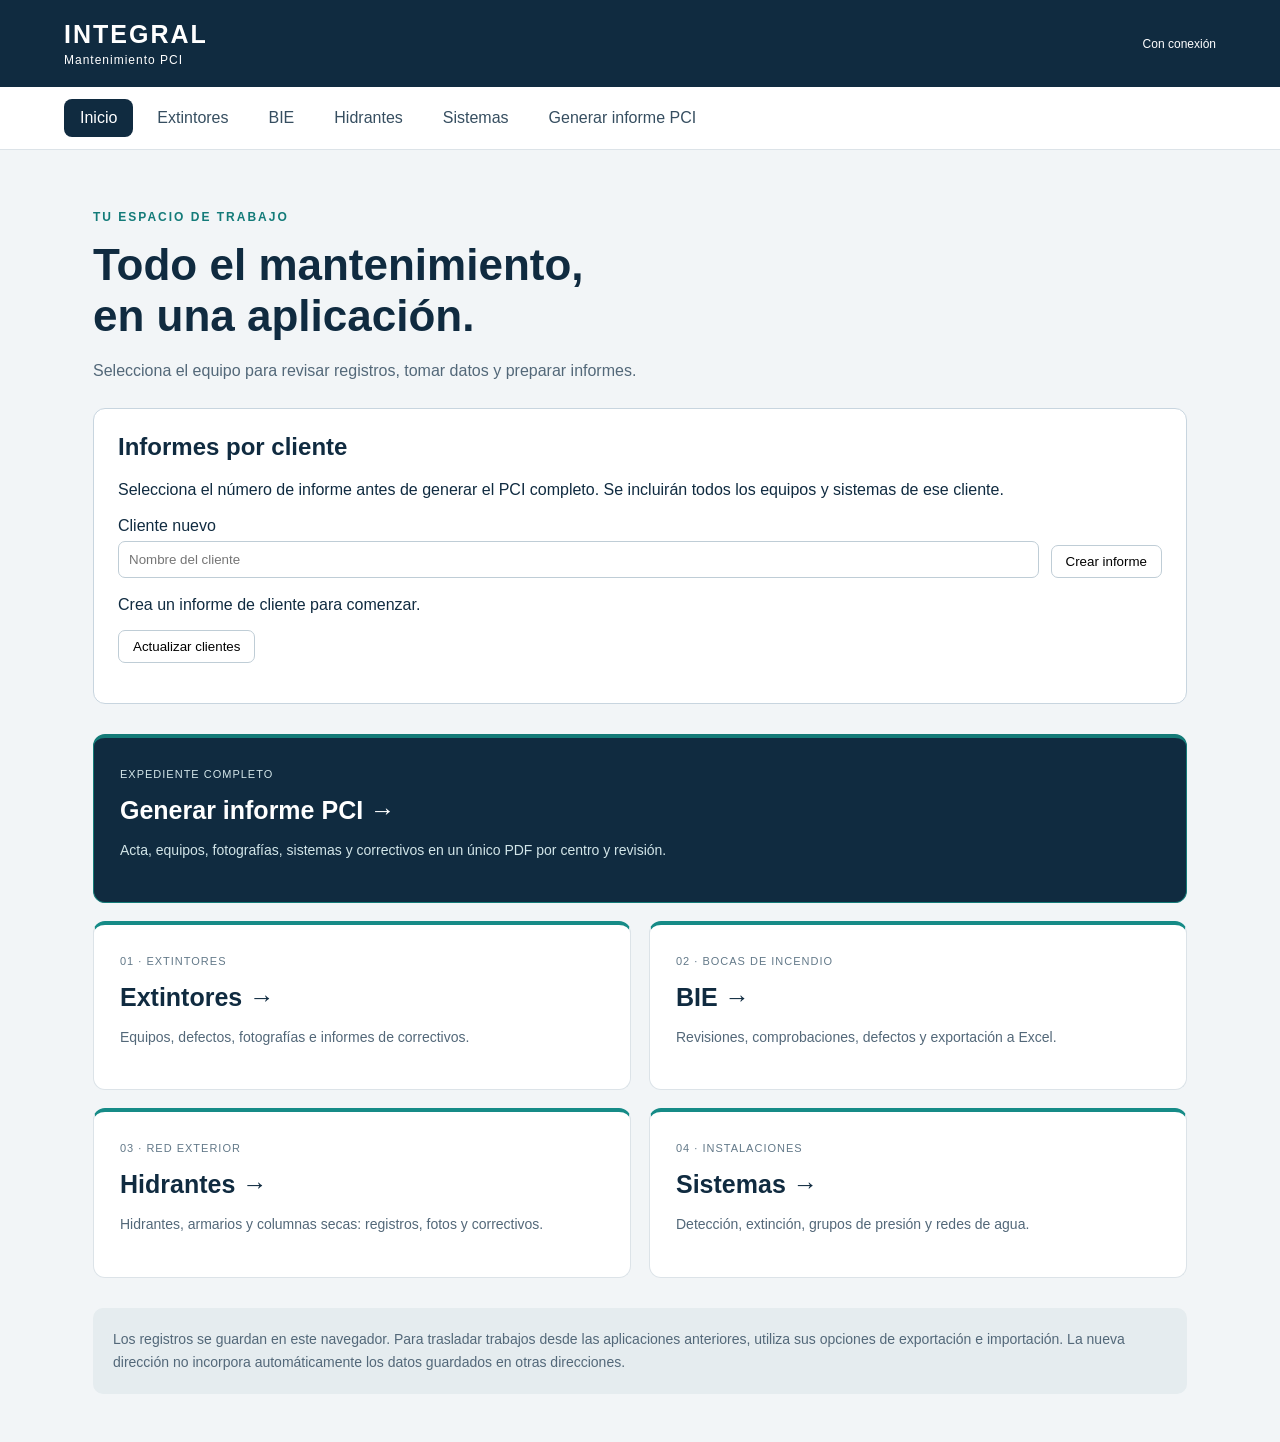
<file: index.html>
<!doctype html>
<html lang="es">
<meta charset="utf-8">
<meta name="viewport" content="width=device-width,initial-scale=1">
<meta name="theme-color" content="#102b40">
<link rel="manifest" href="manifest.webmanifest">
<title>INTEGRAL · Mantenimiento PCI</title>
<link rel="stylesheet" href="styles.css?v=3">
<header><a class="brand" href="#inicio">INTEGRAL <small>Mantenimiento PCI</small></a><span id="connection" role="status"></span></header>
<nav aria-label="Aplicaciones"><a href="#inicio">Inicio</a><a href="#extintores">Extintores</a><a href="#bie">BIE</a><a href="#hidrantes">Hidrantes</a><a href="#sistemas">Sistemas</a><a href="#informes">Generar informe PCI</a></nav>
<main id="home">
<p class="eyebrow">TU ESPACIO DE TRABAJO</p><h1>Todo el mantenimiento,<br>en una aplicación.</h1><p class="intro">Selecciona el equipo para revisar registros, tomar datos y preparar informes.</p>
<section id="client-portfolio" aria-label="Informes por cliente"><h2>Informes por cliente</h2><p>Selecciona el número de informe antes de generar el PCI completo. Se incluirán todos los equipos y sistemas de ese cliente.</p><form class="portfolio-create"><label>Cliente nuevo<input name="client" required placeholder="Nombre del cliente"></label><button type="submit">Crear informe</button></form><div data-client-list></div><div class="portfolio-actions"><button data-refresh-clients type="button">Actualizar clientes</button><button data-restore-client type="button" hidden>Recuperar último cliente eliminado</button></div><p role="status" aria-live="polite"></p></section><div class="cards">
<a class="report-card" href="#informes"><span>EXPEDIENTE COMPLETO</span><h2>Generar informe PCI →</h2><p>Acta, equipos, fotografías, sistemas y correctivos en un único PDF por centro y revisión.</p></a>
<a href="#extintores"><span>01 · EXTINTORES</span><h2>Extintores →</h2><p>Equipos, defectos, fotografías e informes de correctivos.</p></a>
<a href="#bie"><span>02 · BOCAS DE INCENDIO</span><h2>BIE →</h2><p>Revisiones, comprobaciones, defectos y exportación a Excel.</p></a>
<a href="#hidrantes"><span>03 · RED EXTERIOR</span><h2>Hidrantes →</h2><p>Hidrantes, armarios y columnas secas: registros, fotos y correctivos.</p></a>
<a href="#sistemas"><span>04 · INSTALACIONES</span><h2>Sistemas →</h2><p>Detección, extinción, grupos de presión y redes de agua.</p></a>
</div><aside>Los registros se guardan en este navegador. Para trasladar trabajos desde las aplicaciones anteriores, utiliza sus opciones de exportación e importación. La nueva dirección no incorpora automáticamente los datos guardados en otras direcciones.</aside>
</main>
<section id="workspace" hidden aria-label="Área de trabajo"><div class="workspace-heading"><h1 id="module-title"></h1><button id="fullscreen" type="button">Ampliar</button></div><p id="selected-client-report" role="status"></p><p id="module-note" hidden></p><div id="frames"></div></section>
<script src="informes/core.js?v=13"></script><script src="informes/data.js?v=3"></script><script src="informes/client-portfolio.js?v=2"></script><script src="app.js?v=28"></script><script src="informes/home-portfolio.js?v=2"></script>
</html>
</file>
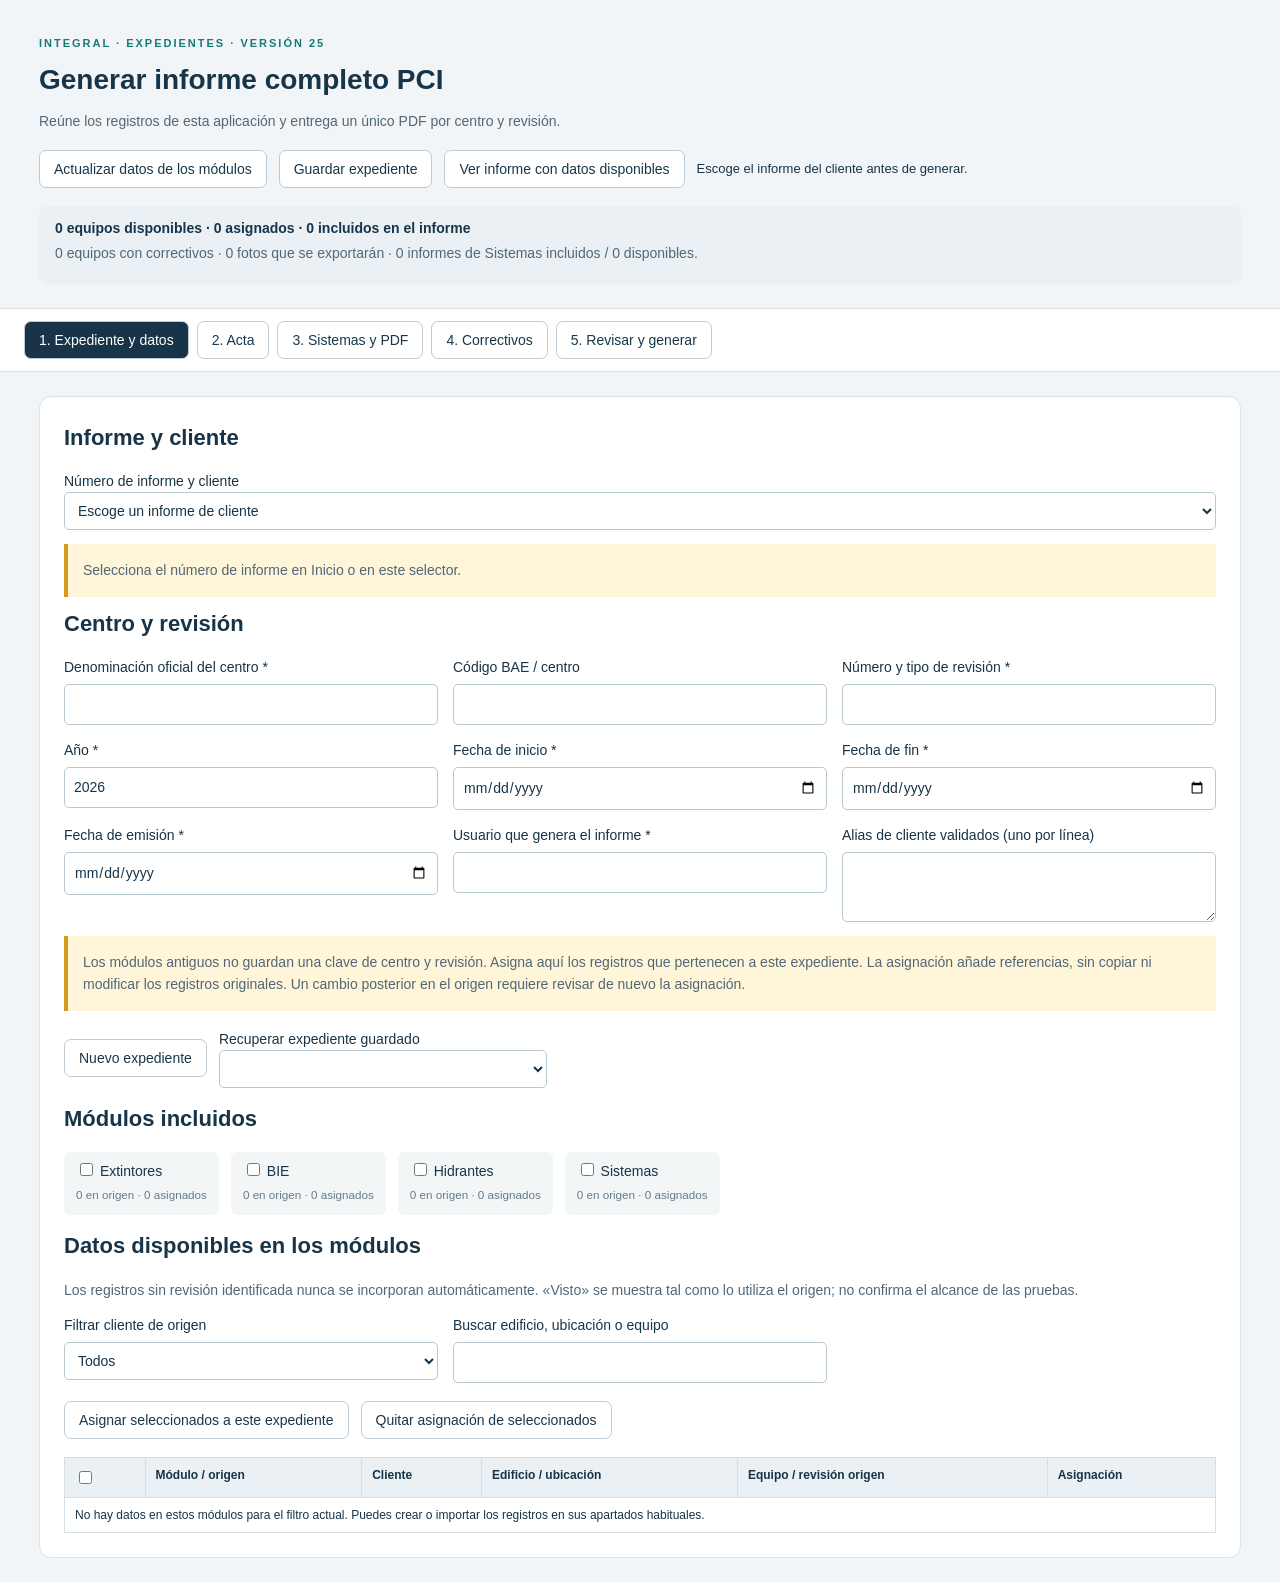
<file: informes/index.html>
<!doctype html>
<html lang="es"><head><meta charset="utf-8"><meta name="viewport" content="width=device-width,initial-scale=1"><title>Generar informe PCI</title><link rel="stylesheet" href="style.css?v=2"></head>
<body>
<header><p class="eyebrow">INTEGRAL · EXPEDIENTES · VERSIÓN 25</p><h1>Generar informe completo PCI</h1><p>Reúne los registros de esta aplicación y entrega un único PDF por centro y revisión.</p><div class="actions"><button id="refresh">Actualizar datos de los módulos</button><button id="save">Guardar expediente</button><button id="quick-partial">Ver informe con datos disponibles</button><span id="status" role="status" aria-live="polite"></span></div><div id="inclusion-status" role="status" aria-live="polite"></div></header>
<nav aria-label="Pasos del informe"><button data-step="selection">1. Expediente y datos</button><button data-step="acta">2. Acta</button><button data-step="systems">3. Sistemas y PDF</button><button data-step="issues">4. Correctivos</button><button data-step="preview">5. Revisar y generar</button></nav>
<main>
<section id="selection" class="step"><h2>Informe y cliente</h2><label>Número de informe y cliente<select id="client-report-choice"></select></label><p id="client-report-label" class="notice"></p><h2>Centro y revisión</h2><div class="grid" id="general-fields"></div><p class="notice">Los módulos antiguos no guardan una clave de centro y revisión. Asigna aquí los registros que pertenecen a este expediente. La asignación añade referencias, sin copiar ni modificar los registros originales. Un cambio posterior en el origen requiere revisar de nuevo la asignación.</p><div class="actions"><button id="new-draft">Nuevo expediente</button><label>Recuperar expediente guardado <select id="draft-list"><option value="">Selecciona…</option></select></label></div><h2>Módulos incluidos</h2><div id="module-options" class="options"></div><h2>Datos disponibles en los módulos</h2><p>Los registros sin revisión identificada nunca se incorporan automáticamente. «Visto» se muestra tal como lo utiliza el origen; no confirma el alcance de las pruebas.</p><div class="grid"><label>Filtrar cliente de origen<select id="client-filter"><option value="">Todos</option></select></label><label>Buscar edificio, ubicación o equipo<input id="source-search" type="search"></label></div><div class="actions"><button id="assign">Asignar seleccionados a este expediente</button><button id="unassign">Quitar asignación de seleccionados</button></div><div class="table-wrap"><table><thead><tr><th><input id="select-all" type="checkbox" aria-label="Seleccionar registros visibles"></th><th>Módulo / origen</th><th>Cliente</th><th>Edificio / ubicación</th><th>Equipo / revisión origen</th><th>Asignación</th></tr></thead><tbody id="source-rows"></tbody></table></div></section>
<section id="acta" class="step" hidden><h2>Acta de la revisión actual</h2><div class="options"><label><input name="mode" type="radio" value="new" checked> Crear acta nueva</label><label><input name="mode" type="radio" value="previous"> Actualizar el acta de la revisión anterior</label></div><div id="previous-panel" hidden><p class="notice">Se conserva el diseño del PDF cargado y se actualizan la revisión y las fechas de ejecución. Las firmas anteriores se dejan en blanco. El acta actualizada irá al principio, seguida de los informes actuales.</p><label>Acta anterior (PDF)<input id="previous-upload" type="file" accept="application/pdf"></label><div id="previous-pages" class="thumbnails"></div><label>Texto extraído del acta anterior (solo consulta)<textarea id="previous-text" rows="8" readonly></textarea></label><button id="previous-update" type="button">Indicar revisión actual y fechas</button><button id="extract-admin">Proponer datos administrativos</button><p>Las propuestas se mostrarán en los campos editables. Los PDF escaneados requieren transcripción manual.</p></div><dialog id="previous-update-dialog"><h2>Datos de la revisión actual</h2><p>Se sustituirán en el acta anterior antes de unir los informes.</p><div class="grid"><label>Revisión actual<input id="current-revision" placeholder="Ejemplo: 3 RT" required></label><label>Fecha de inicio<input id="current-start" type="date" required></label><label>Fecha final<input id="current-end" type="date" required></label></div><p id="previous-update-error" role="alert"></p><div class="actions"><button id="apply-previous-update" type="button" class="primary">Aplicar revisión y fechas</button><button id="cancel-previous-update" type="button">Volver</button></div></dialog><div id="acta-fields"></div><h3>Verificaciones generales</h3><p>Sin selección significa «No verificado». Completa solo lo que conste en esta revisión.</p><div id="checks"></div><h3>Instalaciones y equipos mantenidos</h3><div id="installations" class="options"></div><div class="actions"><button id="save-company">Guardar ficha de empresa</button><button id="load-company">Recuperar ficha de empresa</button><button id="save-client">Guardar ficha de cliente</button><button id="load-client">Recuperar ficha de cliente</button></div><h3>Firmas en imagen</h3><div class="grid"><label>Firma del técnico<input id="tech-sign" type="file" accept="image/png,image/jpeg"></label><label>Firma de la propiedad<input id="owner-sign" type="file" accept="image/png,image/jpeg"></label></div><div id="signature-previews" class="options"></div><button id="remove-signatures">Quitar firmas del expediente</button><label><input type="checkbox" data-field="signatureConfirmed"> Autorizo el uso de las imágenes de firma seleccionadas en esta acta nueva.</label><p>Una imagen de firma no equivale a una firma digital certificada. Se pueden dejar ambos bloques sin firmar.</p></section>
<section id="systems" class="step" hidden><h2>Informes completos de Sistemas</h2><p>Los informes guardados y el trabajo abierto en Sistemas se obtienen con la función PDF existente, con todas sus fotografías. Su selección se hace en «Expediente y datos». Excluye el informe guardado si ya está incluido en un PDF consolidado.</p><div id="saved-system-list"></div><h3>PDF de sistemas y hoja técnica opcional</h3><label>Añadir uno o varios PDF<input id="pdf-upload" type="file" multiple accept="application/pdf"></label><p>Asigna cada PDF a sistemas o a observaciones técnicas del acta. Selecciona páginas y reordena los documentos. Las miniaturas muestran todas las páginas; pulsa una para incluirla o excluirla.</p><div id="pdf-list"></div><h3>Orden dentro del bloque de sistemas</h3><div id="system-order"></div></section>
<section id="issues" class="step" hidden><h2>Relación final de correctivos</h2><p>Se consolidan los defectos de equipos y las casillas de Sistemas que representan incidencias. Las casillas de un componente revisado no significan por sí solas que esté averiado. Revisa las descripciones libres y los PDF externos para añadir las incidencias que falten.</p><div id="issues-list"></div><h3>Incidencia documentada adicional</h3><p>Para un equipo ya seleccionado utiliza su referencia de origen completa: así la misma incidencia no se duplica. Para un PDF externo indica documento, página y equipo.</p><div class="grid" id="issue-fields"></div><datalist id="source-ids"></datalist><button id="add-issue">Añadir incidencia documentada</button><h3>Comparar con revisión anterior</h3><label><input type="checkbox" data-field="comparePrevious"> Comparar e incorporar antecedentes seleccionados, pendientes de comprobación</label><div id="history-issues"></div><label><input type="checkbox" data-field="systemReviewConfirmed"> He revisado los textos e incidencias de Sistemas, incluidos los PDF externos, y la selección final de correctivos.</label></section>
<section id="preview" class="step" hidden><h2>Revisar expediente y generar</h2><p class="notice">Puedes generar un borrador aunque falten datos, sin marcar la validación. Los campos vacíos o inválidos se omitirán y el PDF llevará la indicación de borrador.</p><p>Extintores: correctivos y fotos de esos equipos. BIE e hidrantes: correctivos y todas las fotos seleccionadas, tengan incidencias o no. Los anexos empiezan en hoja nueva. Elige 6 u 8 fotos por página; se organizan en dos columnas.</p><label class="block">Fotos por hoja<select data-field="photosPerPage"><option value="6">6 fotos por hoja (2 columnas × 3 filas)</option><option value="8">8 fotos por hoja (2 columnas × 4 filas)</option></select></label><div id="summary"></div><ol id="document-order"></ol><div id="alerts" role="status"></div><label><input type="checkbox" data-field="validated"> He validado centro, revisión, alcance, comprobaciones y datos del acta actual.</label><div class="actions"><button id="build" class="primary">Generar vista previa PDF</button><button id="build-partial">Generar con datos incompletos</button><button id="download" disabled>Descargar PDF final</button></div><p id="generation-status" role="status" aria-live="polite"></p><div id="generated-pages" class="thumbnails"></div><iframe id="pdf-preview" title="Vista previa del informe final" hidden></iframe><h3>Historial de exportaciones</h3><div id="export-history"></div></section>
</main><script src="vendor/jspdf.umd.min.js"></script><script src="vendor/jspdf.plugin.autotable.min.js"></script><script src="vendor/pdf-lib.min.js"></script><script src="vendor/pdf.min.js"></script><script src="core.js?v=13"></script><script src="data.js?v=3"></script><script src="client-portfolio.js?v=2"></script><script src="acta-brand.js?v=17"></script><script src="previous-acta.js?v=1"></script><script src="pdf-service.js?v=12"></script><script src="inclusion.js?v=5"></script><script src="ui.js?v=25"></script>
</body></html>
</file>
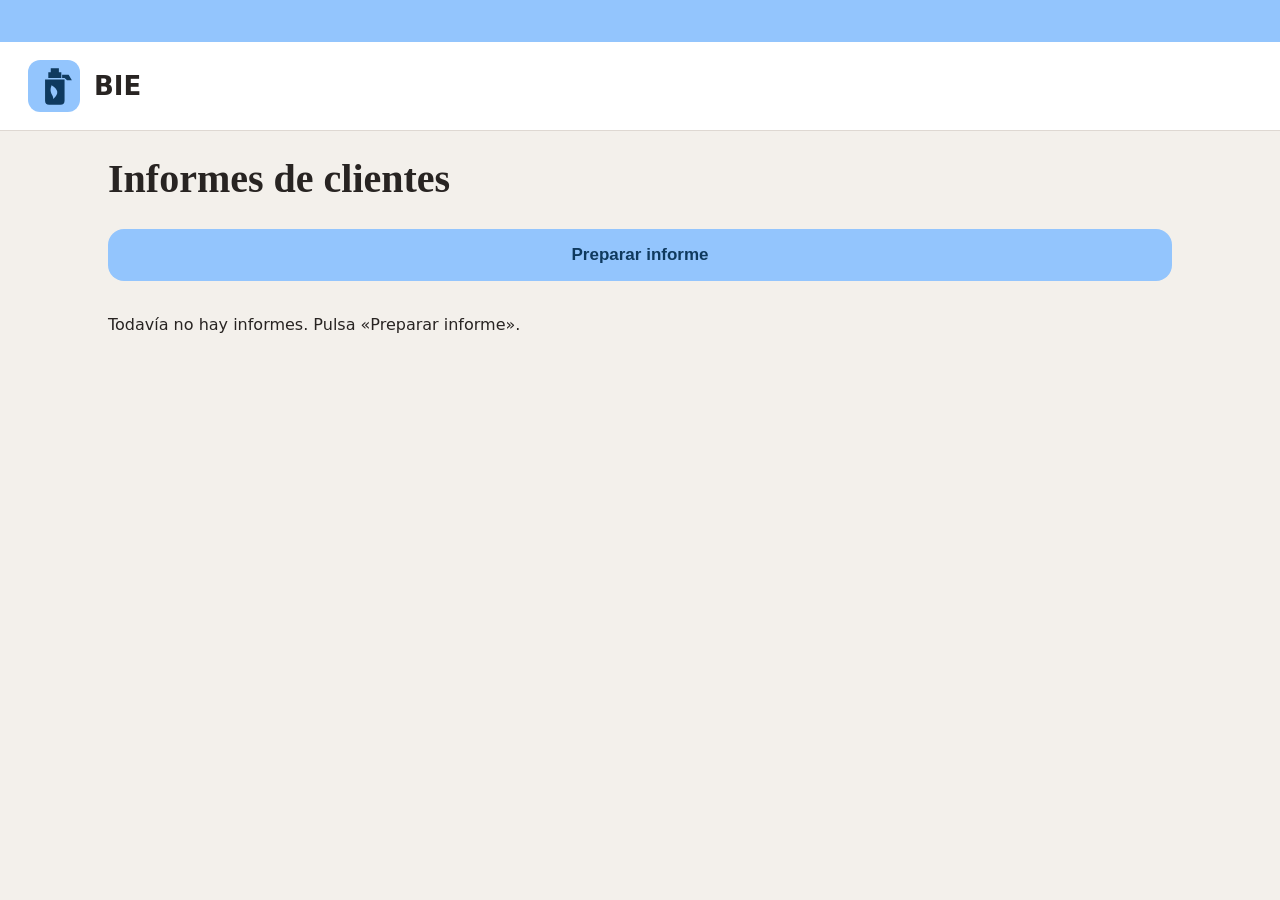
<file: modulos/bie/index.html>
<!doctype html>
<html lang="es">
  <head>
    <meta charset="utf-8" />
    <meta name="viewport" content="width=device-width, initial-scale=1" />
    <meta name="theme-color" content="#93c5fd" />
    <title>BIE</title>
    <link rel="manifest" href="manifest.webmanifest" />
    <link rel="stylesheet" href="styles.css?v=27" />
  </head>
  <body>
    <header class="topbar">
      <div class="brand">
        <img src="icon.svg" alt="" />
        <span>BIE</span>
      </div>
    </header>

    <main>
      <section id="homeView" class="hero">
        <p class="kicker">CONTROL DE BIE</p>
        <h1>Listado, fotos e importación.</h1>
        <p class="subtitle">Importa Excel manteniendo repetidos, corrige datos, guarda fotos y descarga todo junto.</p>

        <div class="card">
          <button id="deleteAllBtn" class="danger">Eliminar registros existentes</button>

          <div class="stats">
            <div><strong id="totalCount">0</strong><span>Total</span></div>
            <div><strong id="seenCount">0</strong><span>Vistos</span></div>
            <div><strong id="pendingCount">0</strong><span>Pendientes</span></div>
          </div>

          <button id="openListBtn" class="primary">▦ Ver registros en tabla</button>
          <button id="importExcelBtn" class="secondary">Importar Excel</button>
          <input id="importExcelInput" class="hidden" type="file" accept=".xlsx,.xls" />
          <p id="importStatus" class="importStatus"></p>
          <button id="mergeExcelBtn" class="secondary mergeButton">Unir trabajos de otros móviles</button>
          <input id="mergeExcelInput" class="hidden" type="file" accept=".xlsx,.xls" multiple />
          <p id="mergeStatus" class="importStatus"></p>
          <button id="newRecordBtn" class="secondary">Meter dato nuevo</button>
          <button id="downloadExcelBtn" class="secondary">Descargar Excel</button>
          <button id="downloadCorrectivasBtn" class="secondary grayButton">Correctivas</button>
          <button id="downloadChecklistBtn" class="secondary grayButton">Checklist</button>
        </div>
      </section>

      <section id="listView" class="hidden">
        <button class="back" data-back="home">← Volver</button>
        <p class="kicker">REGISTROS</p>
        <h2>Listado</h2>

        <div class="compactFilters">
          <label>Cliente<input id="filterCliente" type="search" placeholder="Filtrar cliente" /></label>
          <label>Edificio<input id="filterEdificio" type="search" placeholder="Filtrar edificio" /></label>
          <label>nº syco<input id="filterNumero" type="search" placeholder="Filtrar número" /></label>
          <label>Nº serie<input id="filterSerie" type="search" placeholder="Filtrar serie" /></label>
          <label>Ordenar
            <select id="sortOrder">
              <option value="none">Sin ordenar</option>
              <option value="cliente">Cliente</option>
              <option value="edificio">Edificio</option>
              <option value="numero">nº syco</option>
            </select>
          </label>
          <label>Estado
            <select id="seenFilter">
              <option value="all">Todos</option>
              <option value="pending">Pendientes</option>
              <option value="seen">Vistos</option>
            </select>
          </label>
        </div>

        <div class="listActions">
          <button id="newRecordFromListBtn" class="secondary">Meter dato nuevo</button>
          <button id="downloadExcelFromTableBtn" class="secondary">⇩ Descargar todos en Excel</button>
          <button id="deleteAllFromTableBtn" class="danger">Eliminar registros existentes</button>
        </div>

        <div class="tableWrap">
          <table>
            <thead>
              <tr>
                <th>Foto 1</th>
                <th>Foto 2</th>
                <th></th>
                <th>Visto</th>
                <th>Cliente</th>
                <th>Edificio</th>
                <th>nº syco</th>
                <th>Ubicación</th>
                <th>Modelo</th>
                <th>Fabricante/Marca</th>
                <th>Nº serie</th>
                <th>Fabricación</th>
                <th>Retimbrado</th>
                <th>Op. realizadas</th>
                <th>Cadu 20 A</th>
                <th>Tipo revisión</th>
                <th>Estado equipo</th>
                <th>Observaciones</th>
                <th>Señal</th>
                <th>Defectos</th>
              </tr>
            </thead>
            <tbody id="recordsBody"></tbody>
          </table>
        </div>
      </section>

      <section id="formView" class="hidden">
        <div class="formTopLine">
          <button class="back" data-back="list">← Volver</button>
          <div class="lastNumberBox">
            <span>Último nº syco</span>
            <strong id="lastNumberUsed">-</strong>
          </div>
        </div>
        <p class="kicker" id="formKicker">REGISTRO</p>
        <h2 id="formTitle">Editar BIE</h2>

        <form id="recordForm" class="card formCard">
          <input type="hidden" id="recordId" />

          <input id="cliente" type="hidden" />
          <label class="syco-field">nº syco
            <input id="cantidad" /></label>
          <label>Edificio<input id="edificio" /></label>
          <label>Nº serie
            <input id="numeroSerie" /></label>

          <label>Ubicación<textarea id="ubicacion" rows="2"></textarea></label>
          <label>Modelo
            <select id="modelo">
              <option value="">Sin indicar</option>
              <option value="25">25</option>
              <option value="45">45</option>
              <option value="25T45">25T45</option>
            </select>
          </label>
          <label>Fabricante / Marca<input id="fabricanteMarca" /></label>
          <label>Fecha / año fabricación
            <select id="fechaFabricacion"></select>
            <input id="fechaFabricacionManual" type="text" placeholder="O escribe una fecha manualmente" />
          </label>
          <label>Fecha retimbrado
            <select id="fechaProximoRetimbrado"></select>
          </label>
          <label>Operaciones realizadas<input id="operacionesRealizadas" /></label>
          <label>Cadu 20 A
            <select id="cadu20A">
              <option value="">Sin indicar</option>
              <option value="X">X</option>
              <option value="Sí">Sí</option>
              <option value="No">No</option>
              <option value="No aplica">No aplica</option>
            </select>
          </label>
          <label>Tipo revisión
            <select id="tipoRevision">
              <option value="">Sin indicar</option>
              <option value="T">T - TRIMESTRAL</option>
              <option value="A">A - ANUAL</option>
              <option value="Q">Q - QUINQUENAL</option>
              <option value="TRIMESTRAL">TRIMESTRAL</option>
              <option value="ANUAL">ANUAL</option>
              <option value="QUINQUENAL">QUINQUENAL</option>
            </select>
          </label>
          <label>Estado equipo
            <select id="estadoEquipo">
              <option value="">Sin indicar</option>
              <option value="V">V - Correcto</option>
              <option value="X">X - Incorrecto</option>
              <option value="NA">NA - No aplica</option>
              <option value="Correcto">Correcto</option>
              <option value="Incorrecto">Incorrecto</option>
              <option value="No aplica">No aplica</option>
            </select>
          </label>
          <label>Observaciones<textarea id="observaciones" rows="3"></textarea></label>
          <label>Señal
            <select id="senal">
              <option value="">Sin indicar</option>
              <option value="2017">2017</option>
              <option value="2018">2018</option>
              <option value="2019">2019</option>
              <option value="2020">2020</option>
              <option value="2021">2021</option>
              <option value="2022">2022</option>
              <option value="2023">2023</option>
              <option value="2024">2024</option>
              <option value="2025">2025</option>
              <option value="2026">2026</option>
            </select>
          </label>

          <div class="defectsBlock">
            <h3>Defectos encontrados</h3>
            <div id="defectsList" class="checks"></div>
          </div>

          <div class="photosBlock">
            <h3>Fotografías</h3>
            <div class="photoGrid">
              <div class="photoSlot">
                <strong>Foto 1</strong>
                <label class="photoBox" id="photoBox1">
                  <input id="photoInput1" type="file" accept="image/*" capture="environment" />
                  <span>+ Hacer foto</span>
                  <img id="photoPreview1" alt="Foto 1" class="hidden" />
                </label>
                <button type="button" id="deletePhoto1" class="photoDelete">Eliminar foto</button>
              </div>
              <div class="photoSlot">
                <strong>Foto 2</strong>
                <label class="photoBox" id="photoBox2">
                  <input id="photoInput2" type="file" accept="image/*" capture="environment" />
                  <span>+ Hacer foto</span>
                  <img id="photoPreview2" alt="Foto 2" class="hidden" />
                </label>
                <button type="button" id="deletePhoto2" class="photoDelete">Eliminar foto</button>
              </div>
            </div>

            <label class="locationHighlight">Localización<input id="localizacion" /></label>

            <div class="photoGrid extraPhotoGrid">
              <div class="photoSlot">
                <strong>Foto 3</strong>
                <label class="photoBox extraPhotoBox" id="photoBox3">
                  <input id="photoInput3" type="file" accept="image/*" capture="environment" />
                  <span>+ Hacer foto</span>
                  <img id="photoPreview3" alt="Foto 3" class="hidden" />
                </label>
                <button type="button" id="deletePhoto3" class="photoDelete">Eliminar foto</button>
              </div>
              <div class="photoSlot">
                <strong>Foto 4</strong>
                <label class="photoBox extraPhotoBox" id="photoBox4">
                  <input id="photoInput4" type="file" accept="image/*" capture="environment" />
                  <span>+ Hacer foto</span>
                  <img id="photoPreview4" alt="Foto 4" class="hidden" />
                </label>
                <button type="button" id="deletePhoto4" class="photoDelete">Eliminar foto</button>
              </div>
            </div>
          </div>

          <label class="seenLine">
            <input id="visto" type="checkbox" />
            <span>Marcar como visto</span>
          </label>

          <div class="actions">
            <button type="button" id="viewTableFromFormBtn" class="secondary">▦ Ver registros en tabla</button>
            <button type="submit" class="primary">Guardar</button>
            <button type="button" id="deleteBtn" class="danger">Eliminar</button>
          </div>
        </form>
      </section>
    </main>

    <script src="exceljs.min.js"></script>
    <script src="seed-data.js"></script>
    <script src="../../informes/vendor/jspdf.umd.min.js"></script>
    <script src="../../informes/vendor/jspdf.plugin.autotable.min.js"></script>
    <script src="../../informes/vendor/pdf-lib.min.js"></script>
    <script src="../../informes/vendor/pdf.min.js"></script>
    <script src="../../informes/core.js?v=13"></script>
    <script src="../../informes/pdf-service.js?v=12"></script>
    <script src="../../informes/data.js?v=3"></script>
    <script src="../../informes/client-portfolio.js?v=2"></script>
    <script src="../../informes/client-reports.js?v=5"></script>
    <script src="app.js?v=23"></script>
  </body>
</html>
</file>
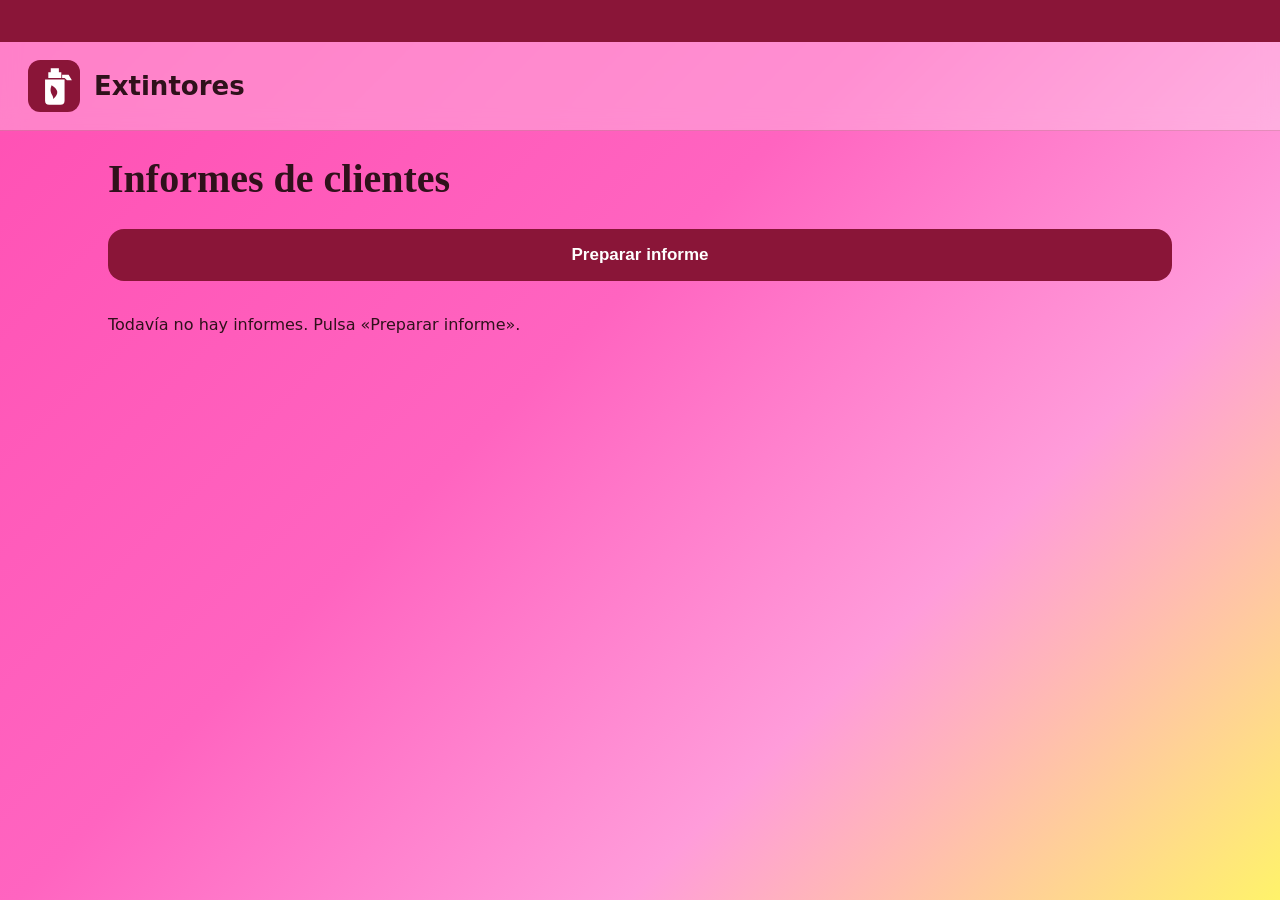
<file: modulos/correctivos/index.html>
<!doctype html>
<html lang="es">
  <head>
    <meta charset="utf-8" />
    <meta name="viewport" content="width=device-width, initial-scale=1, maximum-scale=5, user-scalable=yes" />
    <meta name="theme-color" content="#8a1538" />
    <title>Extintores</title>
    <link rel="manifest" href="manifest.webmanifest?v=24" />
    <link rel="stylesheet" href="styles.css?v=27" />
  </head>
  <body>
    <header class="topbar">
      <div class="brand">
        <img src="icon.svg" alt="" />
        <span>Extintores</span>
        <button id="clearFinishedReportsBtn" class="neonCleanButton">Limpiar informes terminados</button>
      </div>
    </header>

    <main>
      <section id="homeView" class="hero">
        <p class="kicker">CONTROL DE EXTINTORES</p>
        <h1>Listado, fotos e importación.</h1>
        <p class="subtitle">Importa Excel, añade solo registros nuevos, corrige datos, guarda fotos y descarga todo junto.</p>

        <div class="card">
          <button id="clearRecordsBtn" class="danger dangerTop">Eliminar todos los registros</button>

          <div class="stats">
            <div><strong id="totalCount">0</strong><span>Total</span></div>
            <div><strong id="seenCount">0</strong><span>Vistos</span></div>
            <div><strong id="pendingCount">0</strong><span>Pendientes</span></div>
          </div>

          <button id="openListBtn" class="primary">▦ Ver registros en tabla</button>
          <button id="importExcelBtn" class="secondary">Importar Excel</button>
          <input id="importExcelInput" class="hidden" type="file" accept=".xlsx,.xls" />
          <button id="mergeExcelsBtn" class="secondary">Unir trabajos de otros móviles</button>
          <input id="mergeExcelsInput" class="hidden" type="file" accept=".xlsx,.xls" multiple />
          <p id="importStatus" class="importStatus"></p>
          <button id="newRecordBtn" class="secondary">Meter dato nuevo</button>
          <button id="downloadExcelBtn" class="secondary">Descargar Excel</button>
          <button id="openCorrectivosBtn" class="secondary grayButton">Correctivos</button>
          <button id="openChecklistBtn" class="secondary grayButton">Checklist</button>
        </div>
      </section>

      <section id="listView" class="hidden">
        <button class="back" data-back="home">← Volver</button>

        <div class="compactFilters">
          <label>Edificio<input id="filterEdificio" type="search" placeholder="Filtrar edificio" autocomplete="off" autocorrect="off" autocapitalize="off" spellcheck="false" /></label>
          <label>nº syco<input id="filterNumero" type="search" placeholder="Filtrar número" autocomplete="off" autocorrect="off" autocapitalize="off" spellcheck="false" /></label>
          <label>MATRICULA<input id="filterSerie" type="search" placeholder="Filtrar serie" autocomplete="off" autocorrect="off" autocapitalize="off" spellcheck="false" /></label>
          <div class="dateFilterPair">
            <label>Fabricación<input id="filterFabricacion" type="search" placeholder="Ej. 21" autocomplete="off" autocorrect="off" autocapitalize="off" spellcheck="false" /></label>
            <label>Retimbrado<input id="filterRetimbrado" type="search" placeholder="Ej. 2021" autocomplete="off" autocorrect="off" autocapitalize="off" spellcheck="false" /></label>
          </div>
          <label>Ordenar
            <select id="sortOrder">
              <option value="none">Sin ordenar</option>
              <option value="edificio">Edificio</option>
              <option value="numero">nº syco</option>
            </select>
          </label>
          <label>Estado
            <select id="seenFilter">
              <option value="all">Todos</option>
              <option value="pending">Pendientes</option>
              <option value="seen">Vistos</option>
            </select>
          </label>
        </div>

        <div class="listActions">
          <button id="newRecordFromListBtn" class="secondary">Meter dato nuevo</button>
          <button id="downloadExcelFromTableBtn" class="secondary">⇩ Descargar filtrados en Excel</button>
        </div>

        <div class="tableWrap">
          <table>
            <thead>
              <tr>
                <th>nº syco</th>
                <th>Visto</th>
                <th>Ver / corregir</th>
                <th>Edificio</th>
                <th>Cliente</th>
                <th>Ubicación</th>
                <th>Modelo</th>
                <th>MATRICULA</th>
                <th>Fabricación</th>
                <th>Retimbrado</th>
                <th>Observaciones</th>
                <th>Señal</th>
                <th>Defectos</th>
                <th>Foto 1</th>
                <th>Foto 2</th>
              </tr>
            </thead>
            <tbody id="recordsBody"></tbody>
          </table>
        </div>
      </section>

      <section id="correctivosView" class="hidden">
        <button class="back" data-back="home">← Volver</button>
        <p class="kicker">INFORMES</p>
        <h2>Correctivos</h2>
        <p class="subtitle">Análisis de registros con defectos y generación del listado en Word.</p>

        <div class="stats reportStats">
          <div><strong id="correctivosCount">0</strong><span>Correctivos</span></div>
          <div><strong id="correctivosGroupsCount">0</strong><span>Grupos</span></div>
          <div><strong id="correctivosClientsCount">0</strong><span>Clientes</span></div>
        </div>

        <div class="reportRecord">
          <div>
            <h3>Correctivos</h3>
            <p id="correctivosSummary">No hay defectos registrados.</p>
          </div>
          <button id="downloadCorrectivosWordBtn" class="primary">Sacar Word</button>
        </div>

        <div id="correctivosPreview" class="reportPreview"></div>
      </section>

      <section id="checklistView" class="hidden">
        <button class="back" data-back="home">← Volver</button>
        <p class="kicker">INFORMES</p>
        <h2>Checklist</h2>
        <p class="subtitle">Rellena la plantilla de extintores con los datos guardados en la app.</p>

        <div class="stats reportStats">
          <div><strong id="checklistCount">0</strong><span>Registros</span></div>
          <div><strong id="checklistPagesCount">0</strong><span>Hojas</span></div>
          <div><strong id="checklistClientsCount">0</strong><span>Clientes</span></div>
        </div>

        <div class="reportRecord">
          <div>
            <h3>Checklist</h3>
            <p id="checklistSummary">No hay registros para rellenar.</p>
          </div>
          <button id="downloadChecklistBtn" class="primary">Sacar checklist</button>
        </div>

        <div class="reportRecord">
          <div>
            <h3>Retimbrados pendientes</h3>
            <p>Calcula los extintores pendientes de retimbrar.</p>
          </div>
          <button id="openRetimbradosBtn" class="primary">Ver retimbrados pendientes</button>
        </div>

        <div class="reportRecord">
          <div>
            <h3>Extintores caducados</h3>
            <p>Calcula los extintores con fecha de servicio caducada.</p>
          </div>
          <button id="openCaducadosBtn" class="primary">Ver extintores caducados</button>
        </div>

        <div class="instructionBox">
          <h3>Instrucciones de relleno</h3>
          <p><strong>Cliente:</strong> cliente. edificio</p>
          <p><strong>Núm:</strong> nº syco</p>
          <p><strong>Eficacía:</strong> no se rellena</p>
          <p><strong>Op. Realiza:</strong> Revisión, o Revisión y recarga cuando en observaciones se indique recarga o retimbrado.</p>
          <p><strong>Cadu 20 A:</strong> año de fabricación + 20.</p>
          <p><strong>Observaciones:</strong> en cada fila se ponen los correctivos señalados, por ejemplo: Sin señal. / Señal caducada. Si no hay correctivos queda en blanco.</p>
        </div>
      </section>

      <section id="retimbradosView" class="hidden">
        <button class="back" data-back="checklist">← Volver</button>
        <p class="kicker">INFORMES</p>
        <h2>Retimbrados pendientes</h2>
        <p class="subtitle" id="retimbradosSummary">Calcula los extintores pendientes de retimbrar.</p>

        <div class="reportRecord">
          <div>
            <h3>Listado Word</h3>
            <p>Fabricación igual o inferior a 2021 y retimbrado entre 2008 y 2021.</p>
          </div>
          <button id="downloadRetimbradosWordBtn" class="primary">Descargar listado</button>
        </div>

        <div class="reportRecord">
          <div>
            <h3>Resumen económico</h3>
            <p>Agrupa por modelo y deja casillas para precio, importe, total, IVA y total con IVA.</p>
          </div>
          <button id="downloadRetimbradosEconomicoWordBtn" class="primary">Descargar resumen económico Excel</button>
        </div>

        <div class="reportRecord">
          <div>
            <h3>Extintores caducados</h3>
            <p>Abre el listado de extintores caducados.</p>
          </div>
          <button id="openCaducadosFromRetimbradosBtn" class="primary">Ver extintores caducados</button>
        </div>
      </section>

      <section id="caducadosView" class="hidden">
        <button class="back" data-back="checklist">← Volver</button>
        <p class="kicker">INFORMES</p>
        <h2>Extintores caducados</h2>
        <p class="subtitle" id="caducadosSummary">Calcula los extintores caducados.</p>

        <div class="reportRecord">
          <div>
            <h3>Listado Word</h3>
            <p>Extintores cuya fecha de fabricación más 20 años ya está caducada.</p>
          </div>
          <button id="downloadCaducadosWordBtn" class="primary">Descargar listado</button>
        </div>

        <div class="reportRecord">
          <div>
            <h3>Resumen económico</h3>
            <p>Agrupa por modelo y deja casillas para precio, importe, total, IVA y total con IVA.</p>
          </div>
          <button id="downloadCaducadosEconomicoWordBtn" class="primary">Descargar resumen económico Excel</button>
        </div>
      </section>

      <section id="formView" class="hidden">
        <div class="formTopLine">
          <button class="back" data-back="list">← Volver</button>
          <div class="lastNumberBox">
            <span>Último número</span>
            <strong id="lastNumberUsed">-</strong>
          </div>
        </div>
        <p class="kicker" id="formKicker">REGISTRO</p>
        <h2 id="formTitle">Editar extintor</h2>

        <form id="recordForm" class="card formCard" autocomplete="off">
          <input type="hidden" id="recordId" />

          <div class="voiceBlock">
            <div>
              <h3>Entrada por voz</h3>
              <p id="voiceStatus">Pulsa iniciar y dicta: numero, modelo con codigo, serie, fabricacion y retimbrado.</p>
            </div>
            <div class="voiceActions">
              <button type="button" id="voiceStartBtn" class="secondary">Iniciar voz</button>
              <button type="button" id="voiceStopBtn" class="secondary" disabled>Parar voz</button>
            </div>
          </div>

          <input id="cliente" type="hidden" />
          <label class="syco-field">nº syco
            <div class="fieldWithButton">
              <input id="cantidad" autocomplete="off" autocorrect="off" autocapitalize="off" spellcheck="false" />
              <button type="button" id="voiceSycoBtn" class="iconTextButton">Dictar</button>
            </div>
            <span id="voiceSycoStatus" class="fieldHint"></span>
          </label>
          <label>Edificio<input id="edificio" autocomplete="off" autocorrect="off" autocapitalize="off" spellcheck="false" /></label>
          <label>MATRICULA
            <div class="fieldWithButton">
              <input id="numeroSerie" autocomplete="off" autocorrect="off" autocapitalize="off" spellcheck="false" />
              <button type="button" id="voiceSerieBtn" class="iconTextButton">Dictar</button>
            </div>
            <span id="voiceSerieStatus" class="fieldHint"></span>
          </label>

          <label>Ubicación<textarea id="ubicacion" rows="2" autocomplete="off" autocorrect="off" autocapitalize="off" spellcheck="false"></textarea></label>
          <label>Modelo
            <input id="modelo" list="modelosExtintor" placeholder="Escribe o elige modelo" autocomplete="off" autocorrect="off" autocapitalize="off" spellcheck="false" />
            <datalist id="modelosExtintor">
              <option value=""></option>
              <option value="ABC 6 KG"></option>
              <option value="ABC 3 KG"></option>
              <option value="ABC 9 KG"></option>
              <option value="CO2 2 KG"></option>
              <option value="CO2 5 KG"></option>
              <option value="CO2 10 KG"></option>
              <option value="ABF 6 L"></option>
              <option value="ABF 9 L"></option>
              <option value="ABC 1 KG"></option>
              <option value="ABC 25 KG"></option>
              <option value="ABC 50 KG"></option>
              <option value="ABC 100 KG"></option>
              <option value="ABC 6 KG SPRINKLER"></option>
              <option value="ABC 9 KG SPRINKLER"></option>
            </datalist>
          </label>
          <label>Fecha / año fabricación
            <select id="fechaFabricacion" class="dateChoice"></select>
          </label>
          <label>Fecha retimbrado
            <select id="fechaProximoRetimbrado" class="dateChoice"></select>
          </label>
          <label>Observaciones<textarea id="observaciones" rows="3" autocomplete="off" autocorrect="off" autocapitalize="off" spellcheck="false"></textarea></label>
          <label>Señal
            <select id="senal">
              <option value="">Sin indicar</option>
              <option value="2017">2017</option>
              <option value="2018">2018</option>
              <option value="2019">2019</option>
              <option value="2020">2020</option>
              <option value="2021">2021</option>
              <option value="2022">2022</option>
              <option value="2023">2023</option>
              <option value="2024">2024</option>
              <option value="2025">2025</option>
              <option value="2026">2026</option>
            </select>
          </label>

          <div class="defectsBlock">
            <h3>Defectos encontrados</h3>
            <div id="defectsList" class="checks"></div>
          </div>

          <div class="photosBlock">
            <h3>Fotografías</h3>
            <div class="photoGrid">
              <div class="photoSlot">
                <strong>Foto 1</strong>
                <label class="photoBox" id="photoBox1">
                  <input id="photoInput1" type="file" accept="image/*" capture="environment" />
                  <span>+ Hacer foto</span>
                  <img id="photoPreview1" alt="Foto 1" class="hidden" />
                </label>
                <button type="button" id="deletePhoto1" class="photoDelete">Eliminar foto</button>
              </div>
              <div class="photoSlot">
                <strong>Foto 2</strong>
                <label class="photoBox" id="photoBox2">
                  <input id="photoInput2" type="file" accept="image/*" capture="environment" />
                  <span>+ Hacer foto</span>
                  <img id="photoPreview2" alt="Foto 2" class="hidden" />
                </label>
                <button type="button" id="deletePhoto2" class="photoDelete">Eliminar foto</button>
              </div>
            </div>

            <label class="photoLocationField">Localización
              <textarea id="localizacion" rows="2" autocomplete="off" autocorrect="off" autocapitalize="off" spellcheck="false"></textarea>
            </label>

            <div class="photoGrid">
              <div class="photoSlot">
                <strong>Foto 3</strong>
                <label class="photoBox extraPhotoBox" id="photoBox3">
                  <input id="photoInput3" type="file" accept="image/*" capture="environment" />
                  <span>+ Hacer foto</span>
                  <img id="photoPreview3" alt="Foto 3" class="hidden" />
                </label>
                <button type="button" id="deletePhoto3" class="photoDelete">Eliminar foto</button>
              </div>
              <div class="photoSlot">
                <strong>Foto 4</strong>
                <label class="photoBox extraPhotoBox" id="photoBox4">
                  <input id="photoInput4" type="file" accept="image/*" capture="environment" />
                  <span>+ Hacer foto</span>
                  <img id="photoPreview4" alt="Foto 4" class="hidden" />
                </label>
                <button type="button" id="deletePhoto4" class="photoDelete">Eliminar foto</button>
              </div>
            </div>
          </div>

          <label class="seenLine">
            <input id="visto" type="checkbox" />
            <span>Marcar como visto</span>
          </label>

          <div class="actions">
            <button type="button" id="viewTableFromFormBtn" class="secondary">▦ Ver registros en tabla</button>
            <button type="submit" class="primary">Guardar</button>
            <button type="button" id="deleteBtn" class="danger">Eliminar</button>
          </div>
        </form>
      </section>
    </main>

    <script src="exceljs.min.js?v=correctivos-v55-unir-moviles"></script>
    <script src="seed-data.js?v=correctivos-v55-unir-moviles"></script>
    <script src="../../informes/vendor/jspdf.umd.min.js"></script>
    <script src="../../informes/vendor/jspdf.plugin.autotable.min.js"></script>
    <script src="../../informes/vendor/pdf-lib.min.js"></script>
    <script src="../../informes/vendor/pdf.min.js"></script>
    <script src="../../informes/core.js?v=13"></script>
    <script src="../../informes/pdf-service.js?v=12"></script>
    <script src="../../informes/data.js?v=3"></script>
    <script src="../../informes/client-portfolio.js?v=2"></script>
    <script src="../../informes/client-reports.js?v=5"></script>
    <script src="app.js?v=25"></script>
  </body>
</html>
</file>
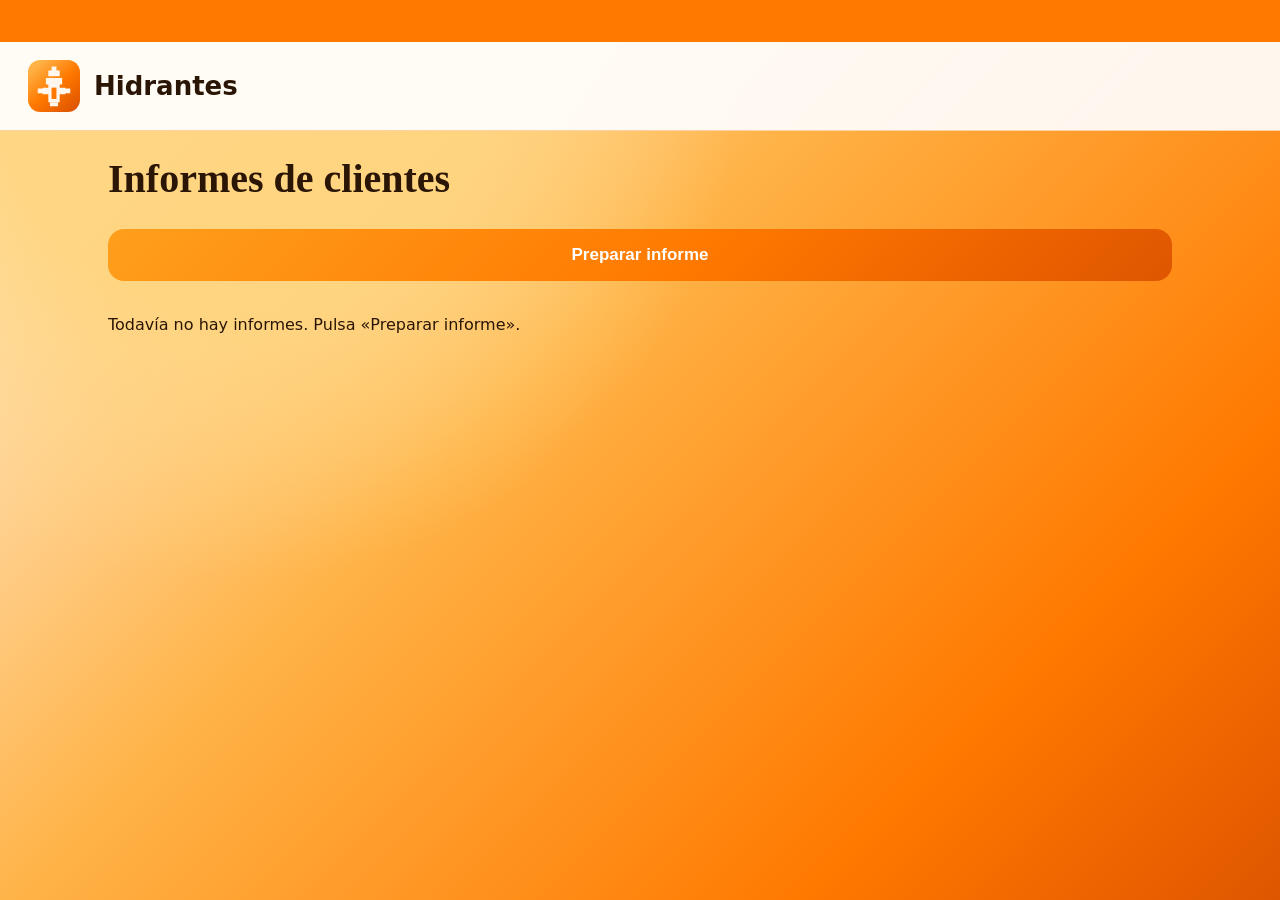
<file: modulos/hidrantes/index.html>
﻿<!doctype html>
<html lang="es">
  <head>
    <meta charset="utf-8" />
    <meta name="viewport" content="width=device-width, initial-scale=1" />
    <meta name="theme-color" content="#ff7900" />
    <title>Hidrantes</title>
    <link rel="manifest" href="manifest.webmanifest?v=hidrantes-correctivos-v2" />
    <link rel="stylesheet" href="styles.css?v=27" />
  </head>
  <body>
    <header class="topbar">
      <div class="brand">
        <img src="icon.svg" alt="" />
        <span>Hidrantes</span>
      </div>
    </header>

    <main>
      <section id="typeView" class="hero">
        <p class="kicker">CONTROL DE HIDRANTES</p>
        <h1>Escoge equipo.</h1>
        <div class="card"><label>Cliente<input id="reportClientAtStart" readonly aria-label="Cliente del informe" /></label><button id="editClientAtStart" type="button" class="secondary">Cambiar cliente y edificio</button></div>
        <p class="subtitle">Selecciona el tipo de elemento y entra al listado, fotos, importación y correctivos de ese grupo.</p>
        <div class="typeGrid">
          <button id="selectHidranteBtn" class="typeChoice">
            <span>H</span>
            <strong>Hidrante</strong>
          </button>
          <button id="selectArmarioBtn" class="typeChoice">
            <span>A</span>
            <strong>Armario</strong>
          </button>
          <button id="selectColumnaSecaBtn" class="typeChoice">
            <span>CS</span>
            <strong>Columna seca</strong>
          </button>
        </div>
      </section>

      <section id="homeView" class="hero hidden">
        <button id="changeTypeBtn" class="back" type="button">← Cambiar equipo</button>
        <p class="kicker">CONTROL DE HIDRANTES</p>
        <h1 id="currentTypeTitle">Hidrante</h1>
        <p id="currentTypeSubtitle" class="subtitle">Listado, fotos, importación y correctivos.</p>

        <div class="card">
          <button id="clearRecordsBtn" class="danger dangerTop">Eliminar todos los registros</button>

          <div class="stats">
            <div><strong id="totalCount">0</strong><span>Total</span></div>
            <div><strong id="seenCount">0</strong><span>Vistos</span></div>
            <div><strong id="pendingCount">0</strong><span>Pendientes</span></div>
          </div>

          <button id="openListBtn" class="primary">▦ Ver registros en tabla</button>
          <button id="importExcelBtn" class="secondary">Importar Excel</button>
          <input id="importExcelInput" class="hidden" type="file" accept=".xlsx,.xls" />
          <p id="importStatus" class="importStatus"></p>
          <button id="newRecordBtn" class="secondary">Meter dato nuevo</button>
          <button id="downloadExcelBtn" class="secondary">Descargar Excel</button>
          <button id="openCorrectivosBtn" class="secondary grayButton">Correctivos</button>
          <button id="openChecklistBtn" class="secondary grayButton hidden">Checklist</button>
        </div>
      </section>

      <section id="listView" class="hidden">
        <button class="back" data-back="home">← Volver</button>
        <p class="kicker">REGISTROS</p>
        <h2>Listado</h2>

        <div class="compactFilters">
          <label>Edificio<input id="filterEdificio" type="search" placeholder="Filtrar edificio" /></label>
          <label>nº syco<input id="filterNumero" type="search" placeholder="Filtrar número" /></label>
          <label>Tipo / otros<input id="filterSerie" type="search" placeholder="Filtrar tipo u otros datos" /></label>
          <label>Ordenar
            <select id="sortOrder">
              <option value="none">Sin ordenar</option>
              <option value="edificio">Edificio</option>
              <option value="numero">nº syco</option>
            </select>
          </label>
          <label>Estado
            <select id="seenFilter">
              <option value="all">Todos</option>
              <option value="pending">Pendientes</option>
              <option value="seen">Vistos</option>
            </select>
          </label>
        </div>

        <div class="listActions">
          <button id="newRecordFromListBtn" class="secondary">Meter dato nuevo</button>
          <button id="downloadExcelFromTableBtn" class="secondary">⇩ Descargar filtrados en Excel</button>
        </div>

        <div class="tableWrap">
          <table>
            <thead>
              <tr>
                <th>Cliente</th>
                <th>Edificio</th>
                <th>Tipo</th>
                <th>Número</th>
                <th>Ubicación</th>
                <th>Otro 1</th>
                <th>Otro 2</th>
                <th>Otro 3</th>
                <th>Observaciones</th>
                <th>Defectos</th>
                <th>Foto 1</th>
                <th>Foto 2</th>
                <th>Visto</th>
                <th></th>
              </tr>
            </thead>
            <tbody id="recordsBody"></tbody>
          </table>
        </div>
      </section>

      <section id="correctivosView" class="hidden">
        <button class="back" data-back="home">← Volver</button>
        <p class="kicker">INFORMES</p>
        <h2>Correctivos</h2>
        <p class="subtitle">Análisis de registros con defectos y generación del listado en Word.</p>

        <div class="stats reportStats">
          <div><strong id="correctivosCount">0</strong><span>Correctivos</span></div>
          <div><strong id="correctivosGroupsCount">0</strong><span>Grupos</span></div>
          <div><strong id="correctivosClientsCount">0</strong><span>Clientes</span></div>
        </div>

        <div class="reportRecord">
          <div>
            <h3>Correctivos</h3>
            <p id="correctivosSummary">No hay defectos registrados.</p>
          </div>
          <button id="downloadCorrectivosWordBtn" class="primary">Sacar Word</button>
        </div>

        <div id="correctivosPreview" class="reportPreview"></div>
      </section>

      <section id="checklistView" class="hidden">
        <button class="back" data-back="home">← Volver</button>
        <p class="kicker">INFORMES</p>
        <h2>Checklist</h2>
        <p class="subtitle">Rellena la plantilla de extintores con los datos guardados en la app.</p>

        <div class="stats reportStats">
          <div><strong id="checklistCount">0</strong><span>Registros</span></div>
          <div><strong id="checklistPagesCount">0</strong><span>Hojas</span></div>
          <div><strong id="checklistClientsCount">0</strong><span>Clientes</span></div>
        </div>

        <div class="reportRecord">
          <div>
            <h3>Checklist</h3>
            <p id="checklistSummary">No hay registros para rellenar.</p>
          </div>
          <button id="downloadChecklistBtn" class="primary">Sacar checklist</button>
        </div>

        <div class="reportRecord">
          <div>
            <h3>Retimbrados pendientes</h3>
            <p>Calcula los extintores pendientes de retimbrar.</p>
          </div>
          <button id="openRetimbradosBtn" class="primary">Ver retimbrados pendientes</button>
        </div>

        <div class="reportRecord">
          <div>
            <h3>Extintores caducados</h3>
            <p>Calcula los extintores con fecha de servicio caducada.</p>
          </div>
          <button id="openCaducadosBtn" class="primary">Ver extintores caducados</button>
        </div>

        <div class="instructionBox">
          <h3>Instrucciones de relleno</h3>
          <p><strong>Cliente:</strong> cliente. edificio</p>
          <p><strong>Núm:</strong> nº syco</p>
          <p><strong>Eficacía:</strong> no se rellena</p>
          <p><strong>Op. Realiza:</strong> Revisión, o Revisión y recarga cuando en observaciones se indique recarga o retimbrado.</p>
          <p><strong>Cadu 20 A:</strong> año de fabricación + 20.</p>
          <p><strong>Observaciones:</strong> en cada fila se ponen los correctivos señalados, por ejemplo: Sin señal. / Señal caducada. Si no hay correctivos queda en blanco.</p>
        </div>
      </section>

      <section id="retimbradosView" class="hidden">
        <button class="back" data-back="checklist">← Volver</button>
        <p class="kicker">INFORMES</p>
        <h2>Retimbrados pendientes</h2>
        <p class="subtitle" id="retimbradosSummary">Calcula los extintores pendientes de retimbrar.</p>

        <div class="reportRecord">
          <div>
            <h3>Listado Word</h3>
            <p>Fabricación igual o inferior a 2021 y retimbrado entre 2008 y 2021.</p>
          </div>
          <button id="downloadRetimbradosWordBtn" class="primary">Descargar listado</button>
        </div>

        <div class="reportRecord">
          <div>
            <h3>Resumen económico</h3>
            <p>Agrupa por modelo y deja casillas para precio, importe, total, IVA y total con IVA.</p>
          </div>
          <button id="downloadRetimbradosEconomicoWordBtn" class="primary">Descargar resumen económico Excel</button>
        </div>

        <div class="reportRecord">
          <div>
            <h3>Extintores caducados</h3>
            <p>Abre el listado de extintores caducados.</p>
          </div>
          <button id="openCaducadosFromRetimbradosBtn" class="primary">Ver extintores caducados</button>
        </div>
      </section>

      <section id="caducadosView" class="hidden">
        <button class="back" data-back="checklist">← Volver</button>
        <p class="kicker">INFORMES</p>
        <h2>Extintores caducados</h2>
        <p class="subtitle" id="caducadosSummary">Calcula los extintores caducados.</p>

        <div class="reportRecord">
          <div>
            <h3>Listado Word</h3>
            <p>Extintores cuya fecha de fabricación más 20 años ya está caducada.</p>
          </div>
          <button id="downloadCaducadosWordBtn" class="primary">Descargar listado</button>
        </div>

        <div class="reportRecord">
          <div>
            <h3>Resumen económico</h3>
            <p>Agrupa por modelo y deja casillas para precio, importe, total, IVA y total con IVA.</p>
          </div>
          <button id="downloadCaducadosEconomicoWordBtn" class="primary">Descargar resumen económico Excel</button>
        </div>
      </section>

      <section id="formView" class="hidden">
        <div class="formTopLine">
          <button class="back" data-back="list">← Volver</button>
          <div class="lastNumberBox">
            <span>Último número</span>
            <strong id="lastNumberUsed">-</strong>
          </div>
        </div>
        <p class="kicker" id="formKicker">REGISTRO</p>
        <h2 id="formTitle">Editar equipo</h2>

        <form id="recordForm" class="card formCard">
          <input type="hidden" id="recordId" />

          <div class="voiceBlock">
            <div>
              <h3>Entrada por voz</h3>
              <p id="voiceStatus">Pulsa iniciar y dicta número, tipo, ubicación y observaciones.</p>
            </div>
            <div class="voiceActions">
              <button type="button" id="voiceStartBtn" class="secondary">Iniciar voz</button>
              <button type="button" id="voiceStopBtn" class="secondary" disabled>Parar voz</button>
            </div>
          </div>

          <input id="cliente" type="hidden" />
          <label class="syco-field">nº syco
            <div class="fieldWithButton">
              <input id="cantidad" />
              <button type="button" id="voiceSycoBtn" class="iconTextButton">Dictar</button>
            </div>
            <span id="voiceSycoStatus" class="fieldHint"></span>
          </label>
          <label>Edificio<input id="edificio" /></label>
          <label>Nº serie
            <div class="fieldWithButton">
              <input id="numeroSerie" />
              <button type="button" id="voiceSerieBtn" class="iconTextButton">Dictar</button>
            </div>
            <span id="voiceSerieStatus" class="fieldHint"></span>
          </label>

          <label>Ubicación<textarea id="ubicacion" rows="2"></textarea></label>
          <label>Tipo de equipo
            <select id="modelo">
              <option value="Hidrante">Hidrante</option>
              <option value="Armario">Armario</option>
              <option value="Columna seca">Columna seca</option>
            </select>
          </label>
          <label>Otro 2<input id="fechaFabricacion" /></label>
          <label>Otro 3<input id="fechaProximoRetimbrado" /></label>
          <label>Observaciones<textarea id="observaciones" rows="3"></textarea></label>
          <input id="senal" type="hidden" />

          <div class="defectsBlock">
            <h3>Defectos encontrados</h3>
            <div id="defectsList" class="checks"></div>
          </div>

          <div class="photosBlock">
            <h3>Fotografías</h3>
            <div class="photoGrid">
              <div class="photoSlot">
                <strong>Foto 1</strong>
                <label class="photoBox" id="photoBox1">
                  <input id="photoInput1" type="file" accept="image/*" capture="environment" />
                  <span>+ Hacer foto</span>
                  <img id="photoPreview1" alt="Foto 1" class="hidden" />
                </label>
                <button type="button" id="deletePhoto1" class="photoDelete">Eliminar foto</button>
              </div>
              <div class="photoSlot">
                <strong>Foto 2</strong>
                <label class="photoBox" id="photoBox2">
                  <input id="photoInput2" type="file" accept="image/*" capture="environment" />
                  <span>+ Hacer foto</span>
                  <img id="photoPreview2" alt="Foto 2" class="hidden" />
                </label>
                <button type="button" id="deletePhoto2" class="photoDelete">Eliminar foto</button>
              </div>
            </div>
          </div>

          <label class="seenLine">
            <input id="visto" type="checkbox" />
            <span>Marcar como visto</span>
          </label>

          <div class="actions">
            <button type="button" id="viewTableFromFormBtn" class="secondary">▦ Ver registros en tabla</button>
            <button type="submit" class="primary">Guardar</button>
            <button type="button" id="deleteBtn" class="danger">Eliminar</button>
          </div>
        </form>
      </section>
    </main>

    <script src="exceljs.min.js?v=hidrantes-correctivos-v2"></script>
    <script src="seed-data.js?v=hidrantes-correctivos-v2"></script>
    <script src="../../informes/vendor/jspdf.umd.min.js"></script>
    <script src="../../informes/vendor/jspdf.plugin.autotable.min.js"></script>
    <script src="../../informes/vendor/pdf-lib.min.js"></script>
    <script src="../../informes/vendor/pdf.min.js"></script>
    <script src="../../informes/core.js?v=13"></script>
    <script src="../../informes/pdf-service.js?v=12"></script>
    <script src="../../informes/data.js?v=3"></script>
    <script src="../../informes/client-portfolio.js?v=2"></script>
    <script src="../../informes/client-reports.js?v=5"></script>
    <script src="app.js?v=23"></script>
  </body>
</html>
</file>
<file: styles.css>
:root{font-family:Segoe UI,Arial,sans-serif;color:#102b40;background:#f2f5f7}*{box-sizing:border-box}body{margin:0}header{background:#102b40;color:white;display:flex;justify-content:space-between;align-items:center;padding:20px 5%;gap:15px}.brand{color:white;text-decoration:none;font-size:25px;font-weight:800;letter-spacing:2px}.brand small{display:block;font-size:12px;letter-spacing:1px;font-weight:400;margin-top:4px}#connection{font-size:12px}nav{display:flex;gap:8px;padding:12px 5%;background:white;border-bottom:1px solid #dce3e8;overflow:auto}nav a{color:#364e60;text-decoration:none;padding:10px 16px;border-radius:8px;white-space:nowrap}nav a[aria-current=page]{background:#102b40;color:white}main{max-width:1150px;margin:auto;padding:48px 28px}.eyebrow{font-size:12px;letter-spacing:2px;color:#137b79;font-weight:700}h1{font-size:clamp(28px,4vw,44px);line-height:1.15;margin:16px 0}.intro{color:#536879;line-height:1.7}.cards{display:grid;grid-template-columns:1fr 1fr;gap:18px;margin:30px 0}.cards a{background:white;border:1px solid #dce3e8;border-top:4px solid #168b87;border-radius:12px;padding:26px;text-decoration:none;color:inherit;transition:transform .15s}.cards a:hover{transform:translateY(-3px);border-color:#168b87}.cards span{color:#637989;font-size:11px;letter-spacing:1px}.cards h2{margin:14px 0;font-size:25px}.cards p,aside{font-size:14px;line-height:1.65;color:#536879}aside{padding:20px;border-radius:10px;background:#e5ecef}.workspace-heading{display:flex;align-items:center;justify-content:space-between;padding:10px 20px}.workspace-heading h1{font-size:20px;margin:0}button{background:white;border:1px solid #bfcdd6;border-radius:7px;padding:8px 14px;cursor:pointer}#module-note{margin:0;padding:10px 20px;background:#fff2cc;font-size:13px}iframe{display:block;width:100%;height:calc(100dvh - 200px);border:0;background:white}#workspace:fullscreen{background:white}#workspace:fullscreen iframe{height:calc(100dvh - 65px)}[hidden]{display:none!important}@media(max-width:600px){.cards{grid-template-columns:1fr}main{padding:25px 18px}nav{padding:8px}nav a{padding:9px 12px}header{padding:15px 18px}iframe{height:calc(100dvh - 190px)}}
 .cards .report-card{grid-column:1/-1;background:#102b40;color:white;border-color:#147b78}.cards .report-card p,.cards .report-card span{color:#d2e5e8}

#client-portfolio{padding:24px;background:white;border:1px solid #c8d5df;border-radius:12px;margin-top:24px}#client-portfolio h2{margin-top:0}.portfolio-create{display:flex;gap:12px;align-items:end;margin:18px 0;flex-wrap:wrap}.portfolio-create label{flex:1;min-width:180px}.portfolio-create input{display:block;width:100%;padding:10px;border:1px solid #bfcdd6;border-radius:7px;margin-top:6px}.portfolio-row{display:flex;gap:10px;align-items:center;padding:14px;border:1px solid #dce3e8;border-radius:8px;margin:10px 0}.portfolio-row strong{flex:1;overflow-wrap:anywhere}.portfolio-row.selected{border:2px solid #168b87;background:#eef8f7}.delete-client{background:#d72622;color:white;border-color:#d72622}.portfolio-actions{display:flex;gap:10px;flex-wrap:wrap}#selected-client-report{padding:10px 20px;margin:0;background:#e5efef;color:#143c42;font-weight:600}@media(max-width:600px){.portfolio-row{flex-wrap:wrap}.portfolio-row strong{flex-basis:100%}}
</file>
<file: informes/style.css>
:root{font-family:Segoe UI,Arial,sans-serif;color:#173448;background:#f2f5f7;font-size:14px}*{box-sizing:border-box}body{margin:0}header,main{max-width:1250px;margin:auto;padding:24px}header h1{font-size:28px;margin:8px 0}.eyebrow{font-size:11px;letter-spacing:2px;color:#147b78;font-weight:bold}p{line-height:1.6;color:#526777}nav{padding:12px 24px;background:white;display:flex;flex-wrap:wrap;gap:8px;border-block:1px solid #dce3e8}button{font:inherit;padding:10px 14px;background:white;color:#18374a;border:1px solid #bccbd5;border-radius:7px;cursor:pointer}button:hover{border-color:#168b87}button:disabled{opacity:.5;cursor:default}nav button[aria-current=step],.primary{background:#173448;color:white}.step{background:white;padding:24px;border-radius:12px;border:1px solid #dce3e8}h2{font-size:22px;margin:4px 0 20px}h3{font-size:17px;margin:25px 0 14px}.grid{display:grid;grid-template-columns:repeat(3,minmax(0,1fr));gap:15px}.grid label,label.block{display:flex;flex-direction:column;gap:6px}label{line-height:1.5}input:not([type=checkbox]):not([type=radio]),select,textarea{width:100%;font:inherit;padding:9px;border:1px solid #b8c8d2;border-radius:5px;background:white;color:#173448}input[type=checkbox],input[type=radio]{accent-color:#147b78}textarea{min-height:70px;resize:vertical}.actions,.options{display:flex;flex-wrap:wrap;gap:12px;align-items:center;margin:18px 0}.options label{background:#f3f6f7;padding:8px 12px;border-radius:6px}.notice{background:#fff5d9;padding:15px;border-left:4px solid #d69a1d}.table-wrap{overflow:auto;max-height:480px}table{border-collapse:collapse;width:100%;font-size:12px}th,td{padding:10px;text-align:left;border:1px solid #d4dee5;vertical-align:top}th{background:#eaf0f3;position:sticky;top:0}small{display:block;color:#657b89;margin:4px 0}.check-row{display:grid;grid-template-columns:2fr 140px 2fr;gap:12px;align-items:center;padding:10px;border-bottom:1px solid #e4eaee}.pdf-card,.issue-row{border:1px solid #d4dee5;border-radius:8px;padding:14px;margin:12px 0}.pdf-card h3{margin-top:4px}.thumbnails{display:flex;flex-wrap:wrap;gap:12px;margin:15px 0;max-height:550px;overflow:auto}.thumb{display:flex;flex-direction:column;padding:5px;align-items:center;border:2px solid #bdcdd6;border-radius:5px;max-width:170px}.thumb canvas{max-width:150px;height:auto}.thumb.selected{border-color:#147b78;background:#edf8f7}.thumb:not(.selected){opacity:.45}.thumbnails canvas{background:white}#pdf-preview{width:100%;height:650px;border:1px solid #ccd8df;margin-top:20px}#status{font-size:13px}.error{background:#ffebea;color:#9d2922;padding:12px}.warning{background:#fff5d9;padding:12px}.success{background:#e8f7ee;padding:12px}details{margin:12px 0}summary{cursor:pointer;font-weight:600}.signature-preview{max-width:180px;max-height:90px;object-fit:contain}#summary{background:#edf3f6;padding:16px}#document-order li{padding:7px} [hidden]{display:none!important}@media(max-width:800px){.grid{grid-template-columns:1fr 1fr}.check-row{grid-template-columns:1fr}header,main{padding:15px}.step{padding:16px}}@media(max-width:500px){.grid{grid-template-columns:1fr}nav{padding:10px}.actions button{flex:1}h1{font-size:23px!important}}
dialog{width:min(760px,94vw);max-height:90dvh;border:1px solid #bccbd5;border-radius:12px;padding:24px;color:#173448}dialog::backdrop{background:rgba(10,30,45,.55)}.inclusion-group{display:flex;align-items:flex-start;gap:10px;padding:13px;border:1px solid #d4dee5;border-radius:7px;margin:10px 0}#inclusion-groups{max-height:40dvh;overflow:auto}#inclusion-status{padding:14px 16px;background:#eaf0f4;border-radius:8px;margin-top:14px}#inclusion-status p{margin:6px 0}#inclusion-message{color:#a42a24}
</file>
<file: modulos/bie/styles.css>
:root {
  --red: #93c5fd;
  --red-dark: #60a5fa;
  --paper: #f3f0eb;
  --card: #ffffff;
  --ink: #282422;
  --muted: #6f6b66;
  --line: #ded8d2;
}

* { box-sizing: border-box; }

body {
  margin: 0;
  font-family: system-ui, -apple-system, BlinkMacSystemFont, "Segoe UI", sans-serif;
  color: var(--ink);
  background: var(--paper);
}

.topbar {
  background: #fff;
  border-top: 42px solid var(--red);
  border-bottom: 1px solid var(--line);
  padding: 18px 28px;
}

.brand {
  display: flex;
  gap: 14px;
  align-items: center;
  font-weight: 850;
  font-size: 26px;
}

.brand img { width: 52px; height: 52px; }

main {
  max-width: 1080px;
  margin: 0 auto;
  padding: 34px 22px 80px;
}

.kicker {
  color: var(--red);
  font-weight: 900;
  letter-spacing: .22em;
  font-size: 15px;
  margin: 0 0 10px;
}

h1, h2 {
  margin: 0 0 12px;
  font-family: Georgia, "Times New Roman", serif;
  line-height: 1;
}

h1 { font-size: clamp(44px, 8vw, 78px); }
h2 { font-size: clamp(38px, 6vw, 58px); }
h3 { margin: 0 0 14px; font-size: 22px; }

.subtitle {
  color: var(--muted);
  font-size: 21px;
  line-height: 1.5;
  margin: 0 0 28px;
}

.card {
  background: var(--card);
  border: 1px solid var(--line);
  border-radius: 24px;
  padding: 24px;
  box-shadow: 0 2px 8px rgba(0,0,0,.04);
}

.stats {
  display: grid;
  grid-template-columns: repeat(3, 1fr);
  gap: 12px;
  margin-bottom: 20px;
}

.stats div {
  background: #f8f6f3;
  border-radius: 18px;
  padding: 16px;
}

.stats strong {
  display: block;
  color: var(--red);
  font-size: 34px;
}

.stats span { color: var(--muted); font-weight: 700; }
.importStatus { margin: 10px 0 0; color: var(--muted); font-weight: 800; line-height: 1.4; }

button {
  border: 0;
  border-radius: 16px;
  padding: 16px 18px;
  font-size: 17px;
  font-weight: 850;
  cursor: pointer;
}

.primary {
  width: 100%;
  background: var(--red);
  color: #0f3a5f;
  margin-top: 10px;
}

.primary:hover { background: var(--red-dark); }

.secondary {
  width: 100%;
  background: #fff;
  color: var(--ink);
  border: 1px solid var(--line);
  margin-top: 10px;
}

.grayButton {
  background: #eef2f7;
  border-color: #cbd5e1;
}

.danger {
  width: 100%;
  background: #fff1f1;
  color: #b00020;
  border: 1px solid #f3b9b9;
}

.back {
  background: #fff;
  border: 1px solid var(--line);
  width: auto;
  min-width: 92px;
}

.formTopLine {
  display: flex;
  align-items: stretch;
  gap: 12px;
  margin-bottom: 24px;
}

.lastNumberBox {
  display: grid;
  align-content: center;
  gap: 2px;
  min-width: 170px;
  background: #fff;
  border: 1px solid var(--line);
  border-radius: 16px;
  padding: 10px 14px;
}

.lastNumberBox span {
  color: var(--muted);
  font-size: 12px;
  font-weight: 850;
  text-transform: uppercase;
  letter-spacing: .04em;
}

.lastNumberBox strong {
  color: #0f3a5f;
  font-size: 22px;
  line-height: 1.1;
}

.hidden { display: none !important; }

.compactFilters {
  display: grid;
  grid-template-columns: repeat(6, minmax(120px, 1fr));
  gap: 10px;
  margin: 6px 0 14px;
}

.compactFilters label {
  gap: 5px;
  font-size: 13px;
}

.compactFilters input,
.compactFilters select {
  padding: 10px 11px;
  border-radius: 12px;
  font-size: 14px;
}

input, textarea, select {
  width: 100%;
  border: 1px solid #cfcac3;
  border-radius: 16px;
  padding: 15px 16px;
  font: inherit;
  font-weight: 650;
  background: #fff;
  color: var(--ink);
}

textarea { resize: vertical; }

.listActions {
  display: grid;
  grid-template-columns: repeat(3, minmax(0, 1fr));
  gap: 12px;
}

.tableWrap {
  overflow: auto;
  background: #fff;
  border: 1px solid var(--line);
  border-radius: 18px;
  margin-top: 18px;
}

table {
  border-collapse: collapse;
  width: 100%;
  min-width: 2100px;
}

th, td {
  padding: 12px 14px;
  border-bottom: 1px solid #eee9e4;
  text-align: left;
  vertical-align: top;
}

th:nth-child(-n+6),
td:nth-child(-n+6) {
  padding-left: 5px;
  padding-right: 5px;
}

th:nth-child(1), td:nth-child(1),
th:nth-child(2), td:nth-child(2) { width: 42px; }
th:nth-child(1), td:nth-child(1),
th:nth-child(2), td:nth-child(2) {
  padding-left: 2px;
  padding-right: 2px;
}
th:nth-child(3), td:nth-child(3) { width: 112px; }
th:nth-child(4), td:nth-child(4) { width: 48px; }
th:nth-child(5), td:nth-child(5),
th:nth-child(6), td:nth-child(6) {
  width: 90px;
  max-width: 90px;
  overflow-wrap: anywhere;
}

th {
  background: #faf8f5;
  color: #4f4944;
  font-size: 13px;
  text-transform: uppercase;
  letter-spacing: .04em;
}

.ok { color: #16703a; }
.pending { color: #a15a00; }

.editBtn {
  background: #1976d2;
  color: #fff;
  padding: 10px 14px;
  border-radius: 8px;
  font-size: 14px;
  white-space: nowrap;
}

.editBtn:hover { background: #125fa9; }

.seenToggle {
  width: 48px;
  height: 48px;
  padding: 0;
  border: 2px solid transparent;
  border-radius: 6px;
  color: #fff;
  font-size: 15px;
  font-weight: 900;
}

.seenToggle.isSeen {
  background: #239b56;
  border-color: #16753e;
}

.seenToggle.isPending {
  background: #ec6f9e;
  border-color: #c84d7c;
}

.tablePhoto {
  width: 37px;
  height: 29px;
  object-fit: cover;
  border-radius: 10px;
  border: 1px solid var(--line);
  display: block;
}

.noPhoto { color: var(--muted); font-weight: 700; }

.formCard { display: grid; gap: 16px; }

label {
  display: grid;
  gap: 8px;
  font-size: 17px;
  font-weight: 850;
}

.checks {
  display: grid;
  grid-template-columns: repeat(2, minmax(0, 1fr));
  gap: 10px;
}

.checkItem,
.seenLine {
  display: flex;
  align-items: center;
  gap: 10px;
  background: #faf8f5;
  border: 1px solid var(--line);
  border-radius: 14px;
  padding: 12px;
}

.checkItem input,
.seenLine input {
  width: 22px;
  height: 22px;
}

.photoGrid {
  display: grid;
  grid-template-columns: repeat(2, minmax(0, 1fr));
  gap: 18px;
}

.photoSlot {
  display: grid;
  gap: 10px;
  text-align: center;
}

.photoBox {
  min-height: 220px;
  display: grid;
  place-items: center;
  border: 2px dashed #cfc7bf;
  border-radius: 20px;
  background: #faf8f5;
  color: #6f6b66;
  cursor: pointer;
  overflow: hidden;
  padding: 0;
}

.photoBox input { display: none; }
.photoBox span { font-size: 20px; font-weight: 850; }
.photoBox img { width: 100%; height: 220px; object-fit: cover; }

.extraPhotoGrid { margin-top: 14px; }

.extraPhotoBox {
  background: #f2c94c;
  border-color: #ad8100;
  color: #3d3000;
}

.locationHighlight {
  padding: 14px;
  background: #fff3b0;
  border: 2px solid #d6b94c;
  border-radius: 14px;
  color: #3d3000;
}

.locationHighlight input {
  background: #fff9d9;
  border-color: #d6b94c;
  color: #3d3000;
}

.photoDelete {
  background: #fff;
  color: #b00020;
  border: 1px solid #f1c7c7;
  padding: 13px 16px;
}

.mergeButton {
  background: #dbeafe;
  border-color: #60a5fa;
  color: #0f3a5f;
}

.actions {
  display: grid;
  grid-template-columns: 1fr 1fr 1fr;
  gap: 12px;
}

@media (max-width: 720px) {
  .topbar { padding: 16px 22px; }
  .brand { font-size: 24px; }
  main { padding: 28px 18px 70px; }
  .formTopLine { display: grid; grid-template-columns: 1fr; }
  .stats, .compactFilters, .listActions, .checks, .actions, .photoGrid {
    grid-template-columns: 1fr;
  }
}

/* Identificación del equipo. */
.syco-field{padding:12px;border-radius:10px;background:#dceeff;color:#124a82}
.syco-field input{background:#eaf4ff;border:2px solid #1874c9;color:#103e70;font-weight:700}
</file>
<file: modulos/correctivos/styles.css>
:root {
  --red: #8a1538;
  --red-dark: #6f102d;
  --paper: #ff5fbc;
  --card: rgba(255, 255, 255, .38);
  --field: #ffe1ee;
  --ink: #2f111b;
  --muted: #7a5d66;
  --line: rgba(138, 21, 56, .22);
}

* { box-sizing: border-box; }

body {
  margin: 0;
  font-family: system-ui, -apple-system, BlinkMacSystemFont, "Segoe UI", sans-serif;
  color: var(--ink);
  background:
    linear-gradient(135deg, #ff4fb3 0%, #ff64c0 42%, #ff9cda 70%, #fff36a 100%);
  background-attachment: fixed;
  min-height: 100vh;
}

.topbar {
  background: rgba(255, 255, 255, .28);
  border-top: 42px solid var(--red);
  border-bottom: 1px solid var(--line);
  padding: 18px 28px;
  backdrop-filter: blur(10px);
}

.brand {
  display: flex;
  gap: 14px;
  align-items: center;
  font-weight: 850;
  font-size: 26px;
}

.brand img { width: 52px; height: 52px; }

.neonCleanButton {
  width: auto;
  margin-left: auto;
  margin-top: 0;
  background: #39ff14;
  color: #061200;
  border: 2px solid #b6ff00;
  border-radius: 14px;
  padding: 12px 16px;
  font-size: 15px;
  box-shadow: 0 0 18px rgba(57, 255, 20, .55);
}

.neonCleanButton:hover {
  background: #b6ff00;
}

main {
  max-width: 1080px;
  margin: 0 auto;
  padding: 34px 22px 80px;
}

.kicker {
  color: var(--red);
  font-weight: 900;
  letter-spacing: .22em;
  font-size: 15px;
  margin: 0 0 10px;
}

h1, h2 {
  margin: 0 0 12px;
  font-family: Georgia, "Times New Roman", serif;
  line-height: 1;
}

h1 { font-size: clamp(44px, 8vw, 78px); }
h2 { font-size: clamp(38px, 6vw, 58px); }
h3 { margin: 0 0 14px; font-size: 22px; }

.subtitle {
  color: var(--muted);
  font-size: 21px;
  line-height: 1.5;
  margin: 0 0 28px;
}

.card {
  background: var(--card);
  border: 1px solid var(--line);
  border-radius: 24px;
  padding: 24px;
  box-shadow: 0 8px 24px rgba(47,17,27,.12);
  backdrop-filter: blur(10px);
}

.stats {
  display: grid;
  grid-template-columns: repeat(3, 1fr);
  gap: 12px;
  margin-bottom: 20px;
}

.dangerTop {
  margin-bottom: 18px;
}

.stats div {
  background: rgba(255, 225, 238, .82);
  border-radius: 18px;
  padding: 16px;
}

.stats strong {
  display: block;
  color: var(--red);
  font-size: 34px;
}

.stats span { color: var(--muted); font-weight: 700; }
.importStatus { margin: 10px 0 0; color: var(--muted); font-weight: 800; line-height: 1.4; }

.appError {
  background: #fff1f1;
  border: 1px solid #f3b9b9;
  color: #9f1239;
  border-radius: 14px;
  padding: 14px 16px;
  margin-bottom: 18px;
  font-weight: 850;
}

button {
  border: 0;
  border-radius: 16px;
  padding: 16px 18px;
  font-size: 17px;
  font-weight: 850;
  cursor: pointer;
}

.primary {
  width: 100%;
  background: var(--red);
  color: #ffffff;
  margin-top: 10px;
}

.primary:hover { background: var(--red-dark); }

.secondary {
  width: 100%;
  background: rgba(255, 225, 238, .9);
  color: var(--ink);
  border: 1px solid var(--line);
  margin-top: 10px;
}

.grayButton {
  background: rgba(255, 225, 238, .9);
  color: #2f343b;
  border-color: #c7ccd3;
}

.grayButton:hover {
  background: #ffd2e5;
}

.danger {
  width: 100%;
  background: #fff1f1;
  color: #b00020;
  border: 1px solid #f3b9b9;
}

.back {
  background: rgba(255, 225, 238, .9);
  border: 1px solid var(--line);
  width: auto;
  min-width: 92px;
  margin-bottom: 24px;
}

.formTopLine {
  display: flex;
  align-items: stretch;
  justify-content: space-between;
  gap: 12px;
  margin-bottom: 24px;
}

.formTopLine .back {
  margin-bottom: 0;
}

.lastNumberBox {
  min-width: 220px;
  background: rgba(255, 225, 238, .9);
  border: 1px solid var(--line);
  border-radius: 16px;
  padding: 12px 18px;
  display: grid;
  align-content: center;
  text-align: right;
}

.lastNumberBox span {
  color: var(--muted);
  font-size: 14px;
  font-weight: 850;
  text-transform: uppercase;
  letter-spacing: .04em;
}

.lastNumberBox strong {
  color: var(--red-dark);
  font-size: 44px;
  line-height: 1.1;
}

.hidden { display: none !important; }

.compactFilters {
  display: grid;
  grid-template-columns: repeat(7, minmax(100px, 1fr));
  gap: 10px;
  margin: 6px 0 14px;
}

.dateFilterPair {
  display: grid;
  grid-column: span 2;
  grid-template-columns: 1fr 1fr;
  gap: 8px;
}

.compactFilters label {
  gap: 5px;
  font-size: 13px;
}

.compactFilters input,
.compactFilters select {
  padding: 10px 11px;
  border-radius: 12px;
  font-size: 14px;
}

input, textarea, select {
  width: 100%;
  border: 1px solid #cfcac3;
  border-radius: 16px;
  padding: 15px 16px;
  font: inherit;
  font-weight: 650;
  background: var(--field);
  color: var(--ink);
  box-shadow: inset 0 1px 0 rgba(255,255,255,.45);
}

.dateChoice,
.dateChoice option {
  font-size: 80%;
}

textarea { resize: vertical; }

.fieldWithButton {
  display: grid;
  grid-template-columns: minmax(0, 1fr) 96px;
  gap: 8px;
  align-items: stretch;
}

.fieldWithButton input {
  min-width: 0;
}

.iconTextButton {
  width: 100%;
  background: var(--red);
  color: #fff;
  border-radius: 14px;
  padding: 0 12px;
  font-size: 15px;
  margin: 0;
}

.iconTextButton:disabled {
  opacity: .6;
  cursor: not-allowed;
}

.fieldHint {
  min-height: 18px;
  color: var(--muted);
  font-size: 13px;
  font-weight: 750;
}

.listActions {
  display: grid;
  grid-template-columns: 1fr 1fr;
  gap: 12px;
}

.reportStats {
  margin: 16px 0 18px;
}

.reportRecord {
  background: rgba(255, 255, 255, .38);
  border: 1px solid var(--line);
  border-radius: 18px;
  padding: 20px;
  display: grid;
  grid-template-columns: minmax(0, 1fr) 220px;
  gap: 16px;
  align-items: center;
}

.reportRecord h3 {
  margin-bottom: 6px;
}

.reportRecord p {
  margin: 0;
  color: var(--muted);
  font-weight: 750;
  line-height: 1.4;
}

.reportRecord .primary {
  margin-top: 0;
}

.reportRecord .primary:disabled {
  opacity: .48;
  cursor: not-allowed;
}

.reportPreview {
  display: grid;
  gap: 14px;
  margin-top: 18px;
}

.previewClient {
  background: rgba(255, 255, 255, .38);
  border: 1px solid var(--line);
  border-radius: 18px;
  padding: 18px;
}

.previewClient h3 {
  color: var(--red-dark);
}

.previewGroup {
  display: flex;
  justify-content: space-between;
  gap: 12px;
  padding: 11px 0;
  border-top: 1px solid #eee9e4;
}

.previewGroup strong {
  color: #8a1538;
}

.previewGroup span,
.emptyReport {
  color: var(--muted);
  font-weight: 800;
}

.instructionBox {
  background: rgba(255, 255, 255, .38);
  border: 1px solid var(--line);
  border-radius: 18px;
  padding: 18px;
  margin-top: 18px;
}

.instructionBox h3 {
  margin-bottom: 10px;
}

.instructionBox p {
  margin: 8px 0;
  color: var(--muted);
  font-weight: 750;
  line-height: 1.45;
}

.instructionBox strong {
  color: var(--ink);
}

.tableWrap {
  overflow: auto;
  touch-action: pan-x pan-y;
  -webkit-overflow-scrolling: touch;
  overscroll-behavior-x: contain;
  overscroll-behavior-y: auto;
  background: rgba(255, 255, 255, .38);
  border: 1px solid var(--line);
  border-radius: 18px;
  margin-top: 18px;
}

.tableWrap table { touch-action: pan-x pan-y; }

table {
  border-collapse: collapse;
  width: 100%;
  min-width: 1480px;
}

th, td {
  padding: 12px 14px;
  border-bottom: 1px solid #eee9e4;
  text-align: left;
  vertical-align: top;
}

th {
  background: rgba(255, 225, 238, .9);
  color: #4c3b69;
  font-size: 13px;
  text-transform: uppercase;
  letter-spacing: .04em;
}

#recordsBody td:nth-child(7),
#recordsBody td:nth-child(8),
#recordsBody td:nth-child(9),
#recordsBody td:nth-child(10) {
  font-size: 200%;
  font-weight: 800;
  line-height: 1.15;
}

#recordsBody td:nth-child(7),
#recordsBody td:nth-child(8) { min-width: 180px; }

#recordsBody td:nth-child(9),
#recordsBody td:nth-child(10) { min-width: 150px; }

.retimbradoAlert {
  min-width: 82px;
  min-height: 44px;
  display: inline-flex;
  align-items: center;
  justify-content: center;
  padding: 7px 10px;
  box-sizing: border-box;
  background: #ff1744;
  color: #ffffff;
  border: 2px solid #b90025;
  border-radius: 6px;
  box-shadow: 0 0 0 3px rgba(255, 23, 68, .2);
  font-weight: 900;
}

.ok { color: #16703a; }
.pending { color: #a15a00; }

.seenToggle {
  width: 52px;
  height: 52px;
  min-width: 52px;
  padding: 0;
  border-radius: 8px;
  font-size: 14px;
  font-weight: 900;
}

.seenYes {
  background: #79ed9a;
  color: #053e18;
  border: 2px solid #159447;
}

.seenNo {
  background: #f58bb8;
  color: #5d0a30;
  border: 2px solid #c92f71;
}

.editBtn {
  background: var(--red);
  color: #ffffff;
  padding: 10px 14px;
  border-radius: 12px;
  font-size: 14px;
}

.tablePhoto {
  width: 74px;
  height: 58px;
  object-fit: cover;
  border-radius: 10px;
  border: 1px solid var(--line);
  display: block;
}

.noPhoto { color: var(--muted); font-weight: 700; }

.formCard { display: grid; gap: 16px; }

.voiceBlock {
  display: grid;
  gap: 14px;
  background: rgba(255, 225, 238, .82);
  border: 1px solid var(--line);
  border-radius: 18px;
  padding: 16px;
}

.voiceBlock h3 { margin-bottom: 6px; }

.voiceBlock p {
  margin: 0;
  color: var(--muted);
  font-size: 15px;
  font-weight: 750;
  line-height: 1.4;
}

.voiceActions {
  display: grid;
  grid-template-columns: 1fr 1fr;
  gap: 10px;
}

.voiceActions .secondary { margin-top: 0; }

.voiceListening {
  border-color: var(--red-dark);
  box-shadow: 0 0 0 3px rgba(168, 85, 247, .22);
}

label {
  display: grid;
  gap: 8px;
  font-size: 17px;
  font-weight: 850;
}

.checks {
  display: grid;
  grid-template-columns: repeat(2, minmax(0, 1fr));
  gap: 10px;
}

.checkItem,
.seenLine {
  display: flex;
  align-items: center;
  gap: 10px;
  background: rgba(255, 225, 238, .82);
  border: 1px solid var(--line);
  border-radius: 14px;
  padding: 12px;
}

.seenLine {
  background: #ffd6e8;
  color: #72143f;
  border-color: #e86b9e;
  transition: background-color .2s ease, border-color .2s ease, color .2s ease;
}

.seenLine:has(input:checked) {
  background: #d8ffe0;
  color: #064d1d;
  border-color: #59c878;
}

.checkItem input,
.seenLine input {
  width: 22px;
  height: 22px;
}

.seenLine input {
  appearance: none;
  -webkit-appearance: none;
  display: grid;
  place-content: center;
  flex: 0 0 22px;
  margin: 0;
  background: #f05b9a;
  border: 2px solid #a91c59;
  border-radius: 4px;
  cursor: pointer;
  transition: background-color .2s ease, border-color .2s ease;
}

.seenLine input::before {
  content: "";
  width: 10px;
  height: 6px;
  border-left: 3px solid #ffffff;
  border-bottom: 3px solid #ffffff;
  opacity: 0;
  transform: translateY(-1px) rotate(-45deg);
}

.seenLine input:checked {
  background: #169447;
  border-color: #075d2a;
}

.seenLine input:checked::before { opacity: 1; }

.seenLine input:focus-visible {
  outline: 3px solid rgba(76, 59, 105, .35);
  outline-offset: 2px;
}

.photoGrid {
  display: grid;
  grid-template-columns: repeat(2, minmax(0, 1fr));
  gap: 18px;
}

.photoLocationField { margin-top: 18px; }

.photoLocationField textarea {
  background: #fff3a6;
  color: #332800;
  border-color: #d6b52c;
}

.photoSlot {
  display: grid;
  gap: 10px;
  text-align: center;
}

.photoBox {
  min-height: 220px;
  display: grid;
  place-items: center;
  border: 2px dashed #cfc7bf;
  border-radius: 20px;
  background: rgba(255, 225, 238, .82);
  color: #6d6380;
  cursor: pointer;
  overflow: hidden;
  padding: 0;
}

.photoBox input { display: none; }
.photoBox span { font-size: 20px; font-weight: 850; }
.photoBox img { width: 100%; height: 220px; object-fit: cover; }

.extraPhotoBox {
  background: #e8c43f;
  color: #332800;
  border-color: #aa8200;
}

.photoDelete {
  background: rgba(255, 225, 238, .9);
  color: #b00020;
  border: 1px solid #f1c7c7;
  padding: 13px 16px;
}

.actions {
  display: grid;
  grid-template-columns: 1fr 1fr 1fr;
  gap: 12px;
}

@media (max-width: 720px) {
  .topbar { padding: 16px 22px; }
  .brand { font-size: 24px; }
  main { padding: 28px 18px 70px; }
  .formTopLine {
    display: grid;
    grid-template-columns: 1fr;
  }
  .lastNumberBox {
    text-align: left;
  }
  .stats, .compactFilters, .listActions, .reportRecord, .checks, .actions, .photoGrid, .voiceActions, .fieldWithButton {
    grid-template-columns: 1fr;
  }
  .dateFilterPair {
    grid-column: span 1;
  }
  .brand {
    flex-wrap: wrap;
  }
  .neonCleanButton {
    width: 100%;
    margin-left: 0;
  }
}

/* Identificación del equipo. */
.syco-field{padding:12px;border-radius:10px;background:#dceeff;color:#124a82}
.syco-field input{background:#eaf4ff;border:2px solid #1874c9;color:#103e70;font-weight:700}
</file>
<file: modulos/hidrantes/styles.css>
:root {
  --red: #ff7900;
  --red-dark: #df5600;
  --paper: #fff7ed;
  --card: #ffffff;
  --ink: #2b1606;
  --muted: #7b4a21;
  --line: #ffd0a3;
}

* { box-sizing: border-box; }

body {
  margin: 0;
  font-family: system-ui, -apple-system, BlinkMacSystemFont, "Segoe UI", sans-serif;
  color: var(--ink);
  background:
    radial-gradient(circle at 18% 8%, rgba(255, 213, 128, .95) 0 18%, transparent 38%),
    linear-gradient(135deg, #fff7ed 0%, #ffb347 42%, #ff7900 78%, #df5600 100%);
  min-height: 100vh;
}

.topbar {
  background: rgba(255, 255, 255, .92);
  border-top: 42px solid var(--red);
  border-bottom: 1px solid var(--line);
  padding: 18px 28px;
}

.brand {
  display: flex;
  gap: 14px;
  align-items: center;
  font-weight: 850;
  font-size: 26px;
}

.brand img { width: 52px; height: 52px; }

main {
  max-width: 1080px;
  margin: 0 auto;
  padding: 34px 22px 80px;
}

.kicker {
  color: var(--red);
  font-weight: 900;
  letter-spacing: .22em;
  font-size: 15px;
  margin: 0 0 10px;
}

h1, h2 {
  margin: 0 0 12px;
  font-family: Georgia, "Times New Roman", serif;
  line-height: 1;
}

h1 { font-size: clamp(44px, 8vw, 78px); }
h2 { font-size: clamp(38px, 6vw, 58px); }
h3 { margin: 0 0 14px; font-size: 22px; }

.subtitle {
  color: var(--muted);
  font-size: 21px;
  line-height: 1.5;
  margin: 0 0 28px;
}

.card {
  background: rgba(255, 255, 255, .94);
  border: 1px solid var(--line);
  border-radius: 24px;
  padding: 24px;
  box-shadow: 0 2px 8px rgba(0,0,0,.04);
}

.stats {
  display: grid;
  grid-template-columns: repeat(3, 1fr);
  gap: 12px;
  margin-bottom: 20px;
}

.dangerTop {
  margin-bottom: 18px;
}

.stats div {
  background: #fff0db;
  border-radius: 18px;
  padding: 16px;
}

.stats strong {
  display: block;
  color: var(--red);
  font-size: 34px;
}

.stats span { color: var(--muted); font-weight: 700; }
.importStatus { margin: 10px 0 0; color: var(--muted); font-weight: 800; line-height: 1.4; }

.typeGrid {
  display: grid;
  grid-template-columns: repeat(3, minmax(0, 1fr));
  gap: 14px;
  margin-top: 22px;
}

.typeChoice {
  min-height: 176px;
  display: grid;
  align-content: center;
  justify-items: center;
  gap: 14px;
  border: 1px solid rgba(255, 121, 0, .35);
  background:
    linear-gradient(150deg, rgba(255, 255, 255, .94), rgba(255, 240, 219, .94)),
    linear-gradient(135deg, #ffb347, #ff7900);
  color: var(--ink);
  box-shadow: 0 18px 40px rgba(155, 72, 0, .18);
}

.typeChoice span {
  width: 68px;
  height: 68px;
  display: grid;
  place-items: center;
  border-radius: 999px;
  background: linear-gradient(135deg, #ffb347, #ff7900 55%, #df5600);
  color: #fff;
  font-size: 24px;
  font-weight: 950;
}

.typeChoice strong {
  font-size: 24px;
}

.appError {
  background: #fff1f1;
  border: 1px solid #f3b9b9;
  color: #9f1239;
  border-radius: 14px;
  padding: 14px 16px;
  margin-bottom: 18px;
  font-weight: 850;
}

button {
  border: 0;
  border-radius: 16px;
  padding: 16px 18px;
  font-size: 17px;
  font-weight: 850;
  cursor: pointer;
}

.primary {
  width: 100%;
  background: linear-gradient(135deg, #ff9f1c, #ff7900 55%, #df5600);
  color: #ffffff;
  margin-top: 10px;
}

.primary:hover { background: linear-gradient(135deg, #ffb347, #ff7900 45%, #c94b00); }

.secondary {
  width: 100%;
  background: #fff;
  color: var(--ink);
  border: 1px solid var(--line);
  margin-top: 10px;
}

.grayButton {
  background: #eef0f3;
  color: #2f343b;
  border-color: #c7ccd3;
}

.grayButton:hover {
  background: #dde1e6;
}

.danger {
  width: 100%;
  background: #fff1f1;
  color: #b00020;
  border: 1px solid #f3b9b9;
}

.back {
  background: #fff;
  border: 1px solid var(--line);
  width: auto;
  min-width: 92px;
  margin-bottom: 24px;
}

.formTopLine {
  display: flex;
  align-items: stretch;
  justify-content: space-between;
  gap: 12px;
  margin-bottom: 24px;
}

.formTopLine .back {
  margin-bottom: 0;
}

.lastNumberBox {
  min-width: 220px;
  background: #fff;
  border: 1px solid var(--line);
  border-radius: 16px;
  padding: 12px 18px;
  display: grid;
  align-content: center;
  text-align: right;
}

.lastNumberBox span {
  color: var(--muted);
  font-size: 14px;
  font-weight: 850;
  text-transform: uppercase;
  letter-spacing: .04em;
}

.lastNumberBox strong {
  color: var(--red-dark);
  font-size: 44px;
  line-height: 1.1;
}

.hidden { display: none !important; }

.compactFilters {
  display: grid;
  grid-template-columns: repeat(5, minmax(120px, 1fr));
  gap: 10px;
  margin: 6px 0 14px;
}

.compactFilters label {
  gap: 5px;
  font-size: 13px;
}

.compactFilters input,
.compactFilters select {
  padding: 10px 11px;
  border-radius: 12px;
  font-size: 14px;
}

input, textarea, select {
  width: 100%;
  border: 1px solid #cfcac3;
  border-radius: 16px;
  padding: 15px 16px;
  font: inherit;
  font-weight: 650;
  background: #fff;
  color: var(--ink);
}

textarea { resize: vertical; }

.fieldWithButton {
  display: grid;
  grid-template-columns: minmax(0, 1fr) 96px;
  gap: 8px;
  align-items: stretch;
}

.fieldWithButton input {
  min-width: 0;
}

.iconTextButton {
  width: 100%;
  background: linear-gradient(135deg, #ff9f1c, #ff7900 55%, #df5600);
  color: #fff;
  border-radius: 14px;
  padding: 0 12px;
  font-size: 15px;
  margin: 0;
}

.iconTextButton:disabled {
  opacity: .6;
  cursor: not-allowed;
}

.fieldHint {
  min-height: 18px;
  color: var(--muted);
  font-size: 13px;
  font-weight: 750;
}

.listActions {
  display: grid;
  grid-template-columns: 1fr 1fr;
  gap: 12px;
}

.reportStats {
  margin: 16px 0 18px;
}

.reportRecord {
  background: #fff;
  border: 1px solid var(--line);
  border-radius: 18px;
  padding: 20px;
  display: grid;
  grid-template-columns: minmax(0, 1fr) 220px;
  gap: 16px;
  align-items: center;
}

.reportRecord h3 {
  margin-bottom: 6px;
}

.reportRecord p {
  margin: 0;
  color: var(--muted);
  font-weight: 750;
  line-height: 1.4;
}

.reportRecord .primary {
  margin-top: 0;
}

.reportRecord .primary:disabled {
  opacity: .48;
  cursor: not-allowed;
}

.reportPreview {
  display: grid;
  gap: 14px;
  margin-top: 18px;
}

.previewClient {
  background: #fff;
  border: 1px solid var(--line);
  border-radius: 18px;
  padding: 18px;
}

.previewClient h3 {
  color: var(--red-dark);
}

.previewGroup {
  display: flex;
  justify-content: space-between;
  gap: 12px;
  padding: 11px 0;
  border-top: 1px solid #eee9e4;
}

.previewGroup strong {
  color: var(--red-dark);
}

.previewGroup span,
.emptyReport {
  color: var(--muted);
  font-weight: 800;
}

.instructionBox {
  background: #fff;
  border: 1px solid var(--line);
  border-radius: 18px;
  padding: 18px;
  margin-top: 18px;
}

.instructionBox h3 {
  margin-bottom: 10px;
}

.instructionBox p {
  margin: 8px 0;
  color: var(--muted);
  font-weight: 750;
  line-height: 1.45;
}

.instructionBox strong {
  color: var(--ink);
}

.tableWrap {
  overflow: auto;
  background: #fff;
  border: 1px solid var(--line);
  border-radius: 18px;
  margin-top: 18px;
}

table {
  border-collapse: collapse;
  width: 100%;
  min-width: 1480px;
}

th, td {
  padding: 12px 14px;
  border-bottom: 1px solid #eee9e4;
  text-align: left;
  vertical-align: top;
}

th {
  background: #fff0db;
  color: #5a2b00;
  font-size: 13px;
  text-transform: uppercase;
  letter-spacing: .04em;
}

.ok { color: #16703a; }
.pending { color: #a15a00; }

.editBtn {
  background: var(--red);
  color: #ffffff;
  padding: 10px 14px;
  border-radius: 12px;
  font-size: 14px;
}

.tablePhoto {
  width: 74px;
  height: 58px;
  object-fit: cover;
  border-radius: 10px;
  border: 1px solid var(--line);
  display: block;
}

.noPhoto { color: var(--muted); font-weight: 700; }

.formCard { display: grid; gap: 16px; }

.voiceBlock {
  display: grid;
  gap: 14px;
  background: #fff0db;
  border: 1px solid var(--line);
  border-radius: 18px;
  padding: 16px;
}

.voiceBlock h3 { margin-bottom: 6px; }

.voiceBlock p {
  margin: 0;
  color: var(--muted);
  font-size: 15px;
  font-weight: 750;
  line-height: 1.4;
}

.voiceActions {
  display: grid;
  grid-template-columns: 1fr 1fr;
  gap: 10px;
}

.voiceActions .secondary { margin-top: 0; }

.voiceListening {
  border-color: var(--red-dark);
  box-shadow: 0 0 0 3px rgba(255, 121, 0, .24);
}

label {
  display: grid;
  gap: 8px;
  font-size: 17px;
  font-weight: 850;
}

.checks {
  display: grid;
  grid-template-columns: repeat(2, minmax(0, 1fr));
  gap: 10px;
}

.checkItem,
.seenLine {
  display: flex;
  align-items: center;
  gap: 10px;
  background: #fff0db;
  border: 1px solid var(--line);
  border-radius: 14px;
  padding: 12px;
}

.checkItem input,
.seenLine input {
  width: 22px;
  height: 22px;
}

.photoGrid {
  display: grid;
  grid-template-columns: repeat(2, minmax(0, 1fr));
  gap: 18px;
}

.photoSlot {
  display: grid;
  gap: 10px;
  text-align: center;
}

.photoBox {
  min-height: 220px;
  display: grid;
  place-items: center;
  border: 2px dashed #cfc7bf;
  border-radius: 20px;
  background: #fff0db;
  color: #7b4a21;
  cursor: pointer;
  overflow: hidden;
  padding: 0;
}

.photoBox input { display: none; }
.photoBox span { font-size: 20px; font-weight: 850; }
.photoBox img { width: 100%; height: 220px; object-fit: cover; }

.photoDelete {
  background: #fff;
  color: #b00020;
  border: 1px solid #f1c7c7;
  padding: 13px 16px;
}

.actions {
  display: grid;
  grid-template-columns: 1fr 1fr 1fr;
  gap: 12px;
}

@media (max-width: 720px) {
  .topbar { padding: 16px 22px; }
  .brand { font-size: 24px; }
  main { padding: 28px 18px 70px; }
  .formTopLine {
    display: grid;
    grid-template-columns: 1fr;
  }
  .lastNumberBox {
    text-align: left;
  }
  .stats, .typeGrid, .compactFilters, .listActions, .reportRecord, .checks, .actions, .photoGrid, .voiceActions, .fieldWithButton {
    grid-template-columns: 1fr;
  }
}

/* Identificación del equipo. */
.syco-field{padding:12px;border-radius:10px;background:#dceeff;color:#124a82}
.syco-field input{background:#eaf4ff;border:2px solid #1874c9;color:#103e70;font-weight:700}
</file>
